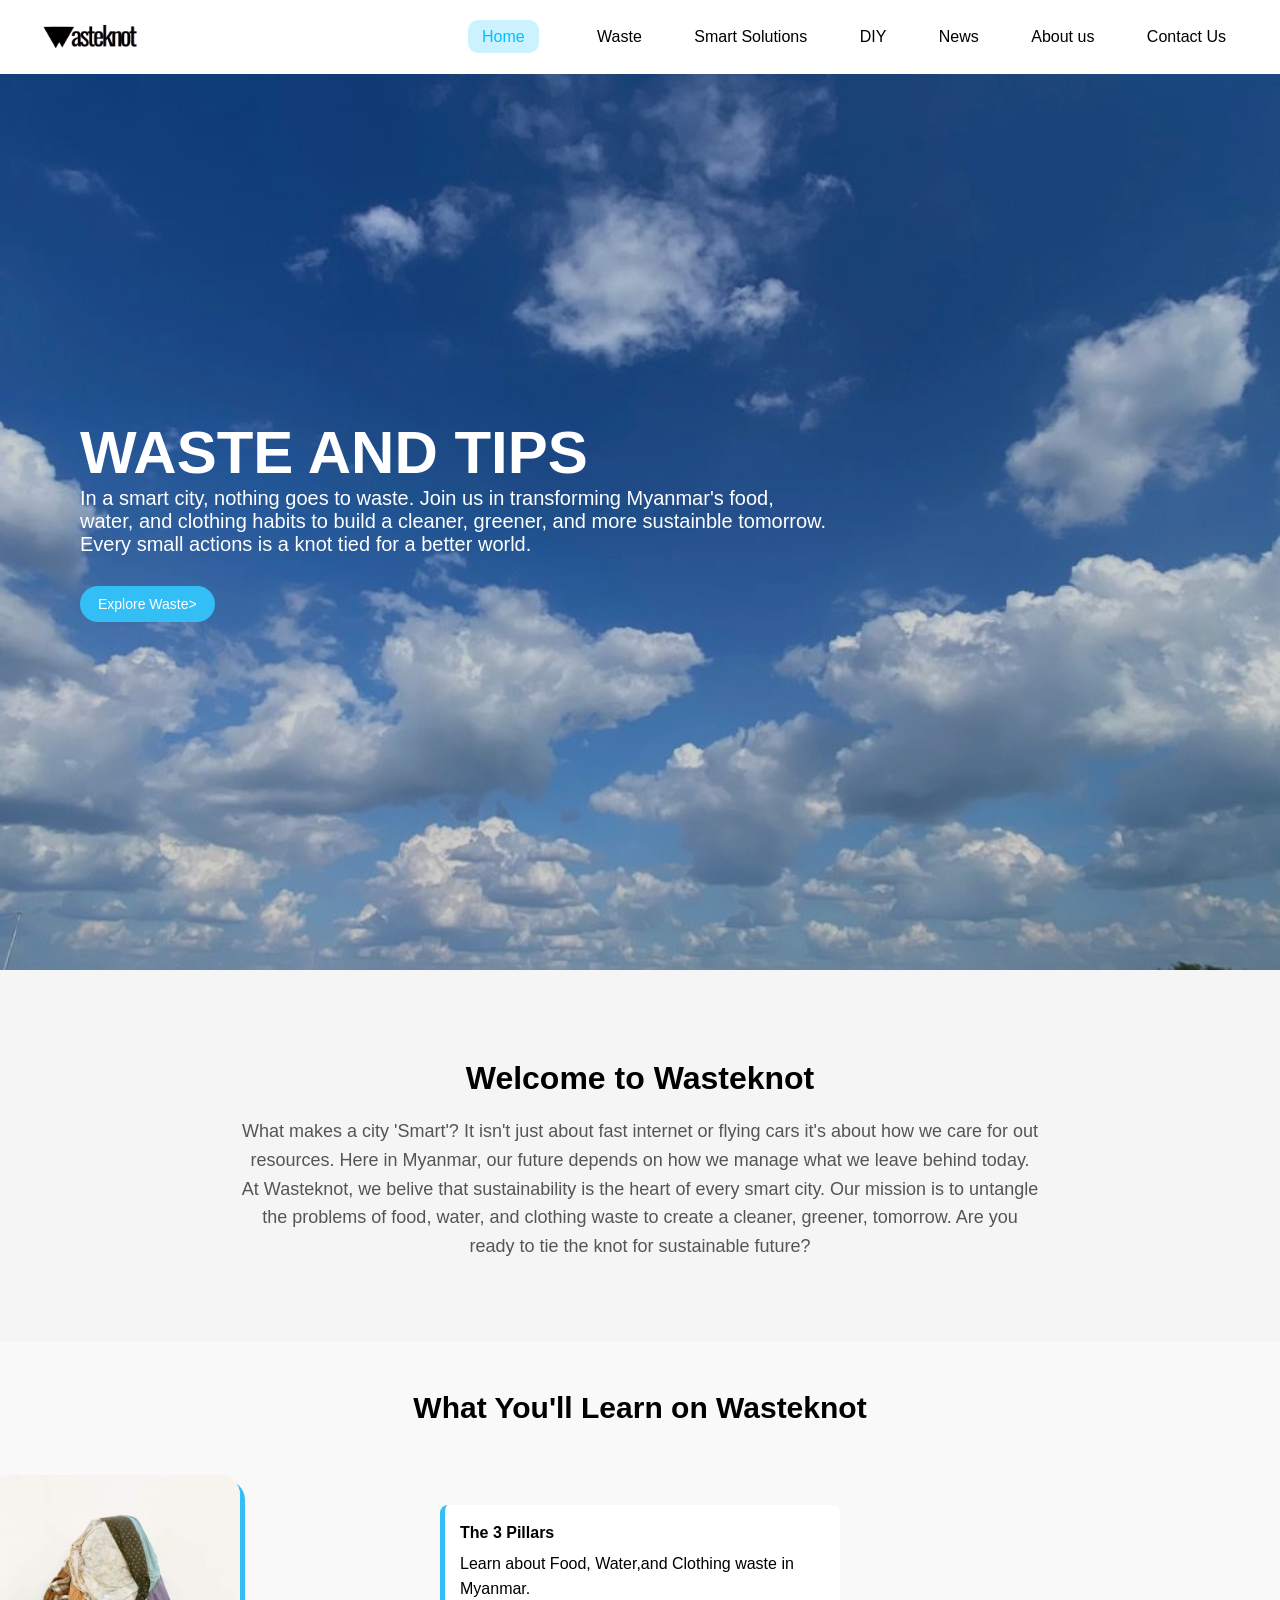
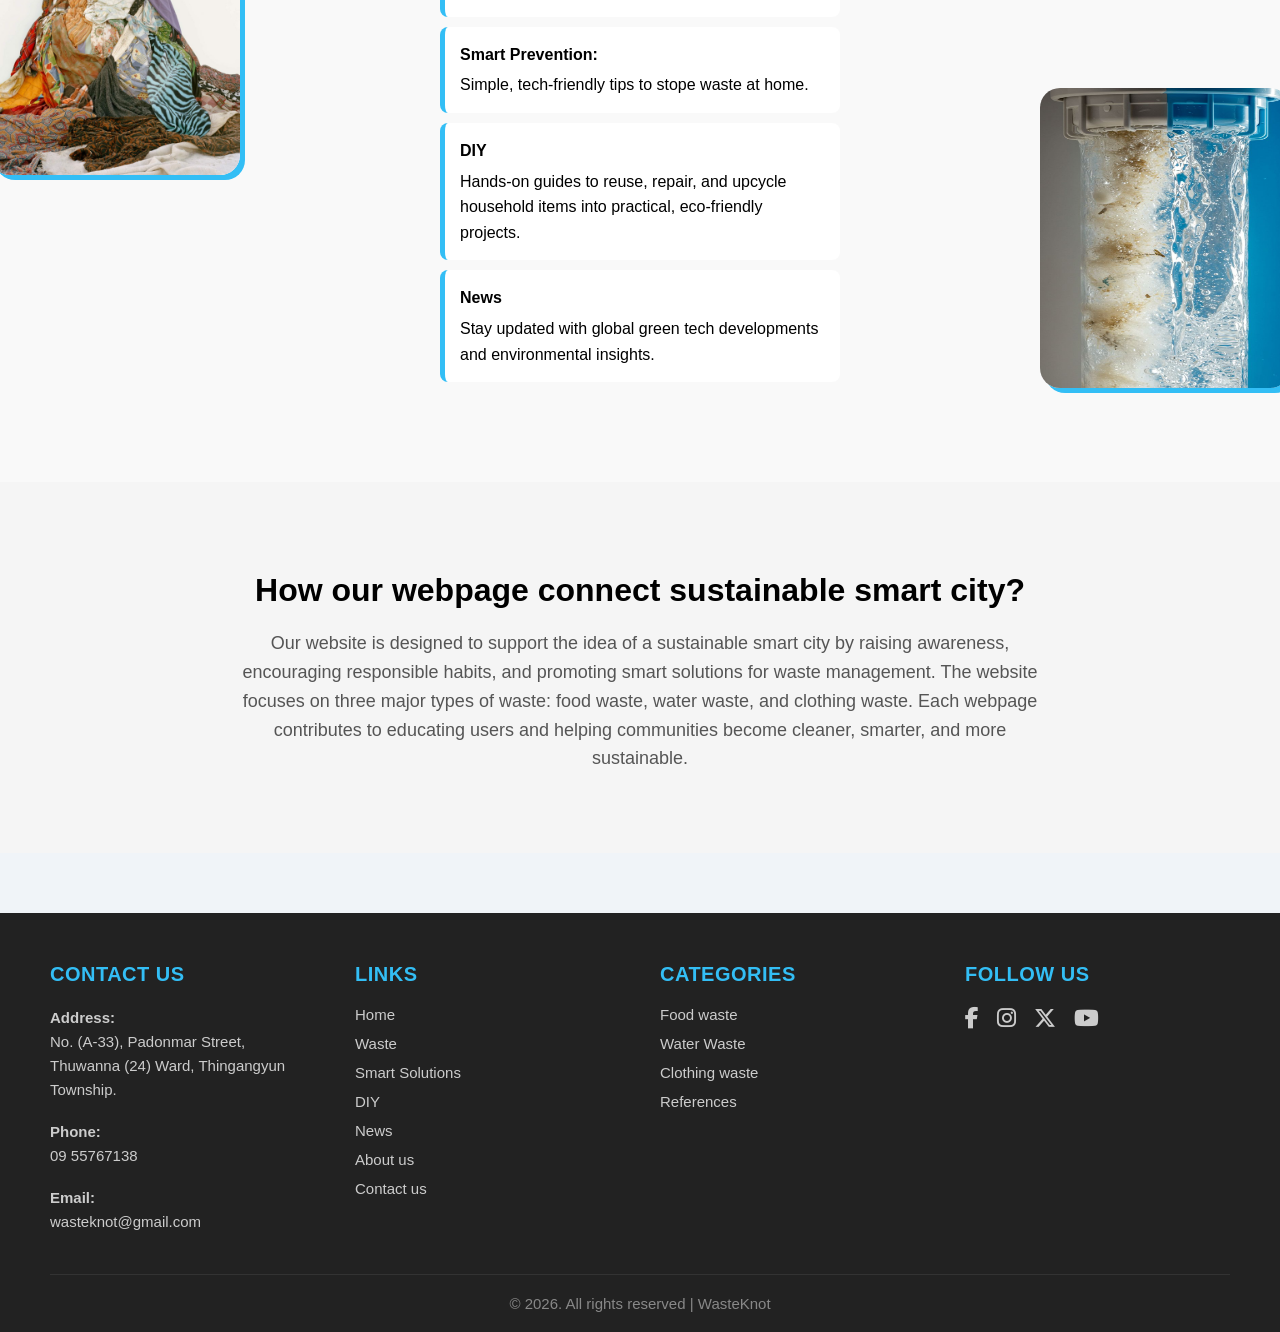
<file: index.html>
<!DOCTYPE html>
<html>
<head>
	<meta charset="utf-8">
	<meta name="viewport" content="width=device-width, initial-scale=1">
	<title>Wasteknot|Saving tips</title>
	<link rel="stylesheet" href="style.css">
    <link rel="icon" type="image/x-icon" href="favicon.ico?v=2">
	<link rel="stylesheet" href="https://cdnjs.cloudflare.com/ajax/libs/font-awesome/6.4.2/css/all.min.css">

</head>
<body>
		<header>
		<div class="logo">
  <img src="icon.png" alt="Wasteknot Logo">
</div>
<div>
			<nav>
				<a href="index.html" class="active">Home</a>
				<div class="dropdown">
    		<a href="waste.html" class="dropbtn">Waste</a>
    		<div class="dropdown-content">
      	<a href="waste.html#food">Food Waste</a>
      	<a href="waste.html#water">Water Waste</a>
      	<a href="waste.html#clothing">Clothing Waste</a>
    </div>
  </div>
				<a href="solution.html">Smart Solutions</a>
                <a href="diy.html">DIY</a>
				<a href="news.html">News</a>
				<a href="about.html">About us</a>
				<a href="contact.html">Contact Us</a>
			</nav>
		</div>
	</header>

	  <section class="hero">
    <div class="content">
      <h1>WASTE AND TIPS</h1>
      <p>In a smart city, nothing goes to waste. Join us in transforming Myanmar's food,<br> water, and clothing habits to build a cleaner, greener, and more sustainble tomorrow.<br>
        Every small actions is a knot tied for a better world.</p>
      <br>
      <a href="waste.html" class="btn">Explore Waste></a>
    </div>
  </section>
<section class="intro">
  <div class="intro-container">
    <h2>Welcome to Wasteknot</h2>
    <p>
      What makes a city 'Smart'? It isn't just about fast internet or flying cars it's about how we care for out resources. Here in Myanmar, our future depends on how we manage what we leave behind today. At Wasteknot, we belive that sustainability is the heart of every smart city. Our mission is to untangle the problems of food, water, and clothing waste to create a cleaner, greener, tomorrow. Are you ready to tie the knot for sustainable future?
    </p>
  </div>
</section>
<section class="learn">
	<h2>What You'll Learn on Wasteknot</h2>
	<div class="diagonal-layout">
		<div class="img-wrapper top-left">
			<img src="clothes.jpg" alt="clothing-waste" class="pbl-img">
		</div>
	<div class="list">
		<ul>
			<li>
				<strong>The 3 Pillars</strong>
				Learn about Food, Water,and Clothing waste in Myanmar.
			</li>
			<li>
				<strong>Smart Prevention:</strong>
				Simple, tech-friendly tips to stope waste at home.
			</li>
			<li>
      <strong>DIY</strong>
      Hands-on guides to reuse, repair, and upcycle household items into practical, eco-friendly projects.
			</li>
      			<li>
				<strong>News</strong>
				Stay updated with global green tech developments and environmental insights.
			</li>
		</ul>
	</div>
			<div class="img-wrapper bottom-right">
			<img src="water.jpg" alt="water-waste" class="pbl-img">
		</div>
	</div>
</section>
		<section class="intro">
			<div class="intro-container">
				<h2>How our webpage connect sustainable smart city?</h2>
				<p>Our website is designed to support the idea of a sustainable smart city by raising awareness, encouraging responsible habits, and promoting smart solutions for waste management. The website focuses on three major types of waste: food waste, water waste, and clothing waste. Each webpage contributes to educating users and helping communities become cleaner, smarter, and more sustainable.</p>
			</div>
		</section>
		
<footer>
  <div class="footer-container">
    
    <div class="footer-box">
      <h2>CONTACT US</h2>
      <p>
        <strong>Address:</strong><br>
        No. (A-33), Padonmar Street, Thuwanna (24) Ward, Thingangyun Township.
      </p>
      <br>
      <p>
        <strong>Phone:</strong><br>
        09 55767138
      </p>
      <br>
      <p>
        <strong>Email:</strong><br>
        wasteknot@gmail.com
      </p>
    </div>
     
    <div class="footer-box">
      <h2>LINKS</h2>
      <a href="index.html">Home</a>
      <a href="waste.html">Waste</a>
      <a href="solution.html">Smart Solutions</a>
      <a href="diy.html">DIY</a>
      <a href="news.html">News</a>
      <a href="about.html">About us</a>
      <a href="contact.html">Contact us</a>
    </div>
     
    <div class="footer-box">
      <h2>CATEGORIES</h2>
      <a href="waste.html#food">Food waste</a>
      <a href="waste.html#water">Water Waste</a>
      <a href="waste.html#clothing">Clothing waste</a>
      <a href="reference.html">References</a>
    </div>
     
    <div class="footer-box">
      <h2>FOLLOW US</h2>
      <div class="social-icons">
        <a href="#" aria-label="Facebook"><i class="fab fa-facebook-f"></i></a>
        <a href="#" aria-label="Instagram"><i class="fab fa-instagram"></i></a>
        <a href="#" aria-label="Twitter"><i class="fab fa-x-twitter"></i></a>
        <a href="#" aria-label="Youtube"><i class="fab fa-youtube"></i></a>
      </div>
    </div>
     
  </div>
   
  <div class="footer-bottom">
    &copy; 2026. All rights reserved | WasteKnot
  </div>
</footer>
 
</body>
</html>
</file>
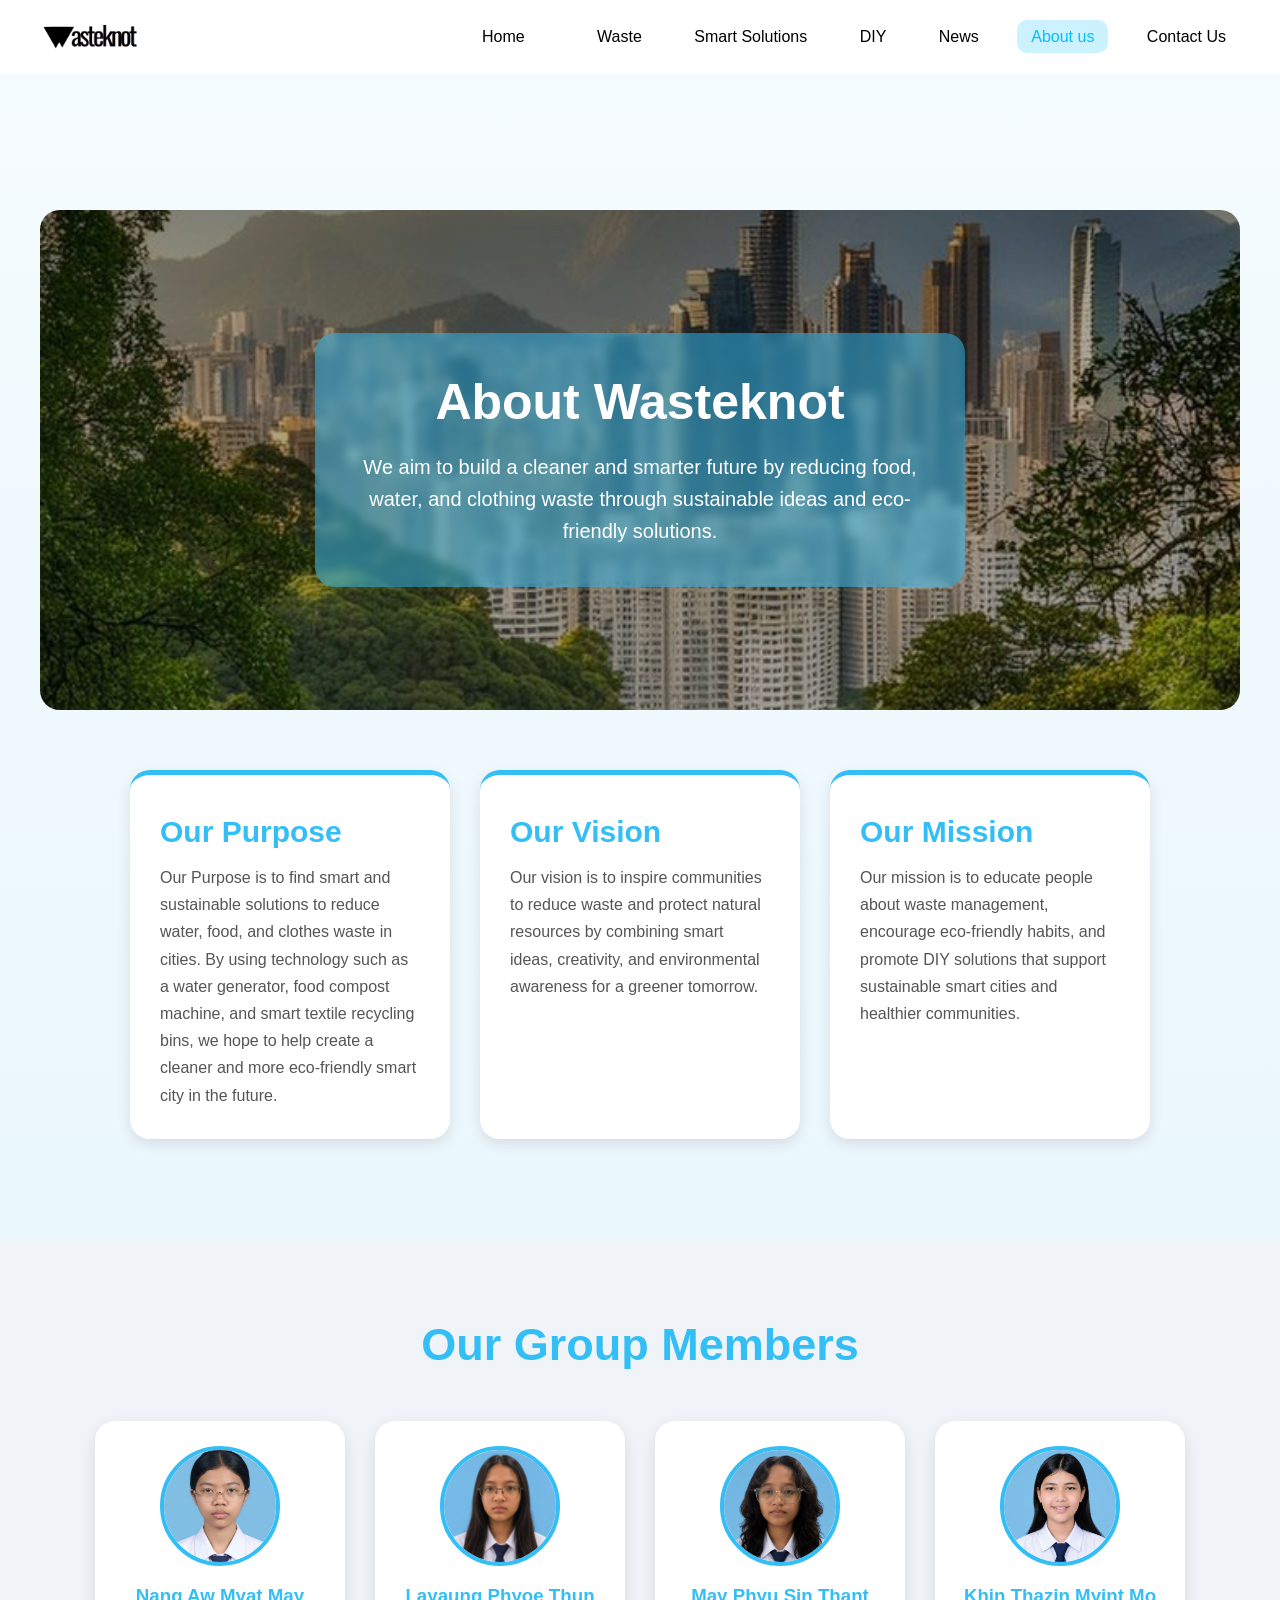
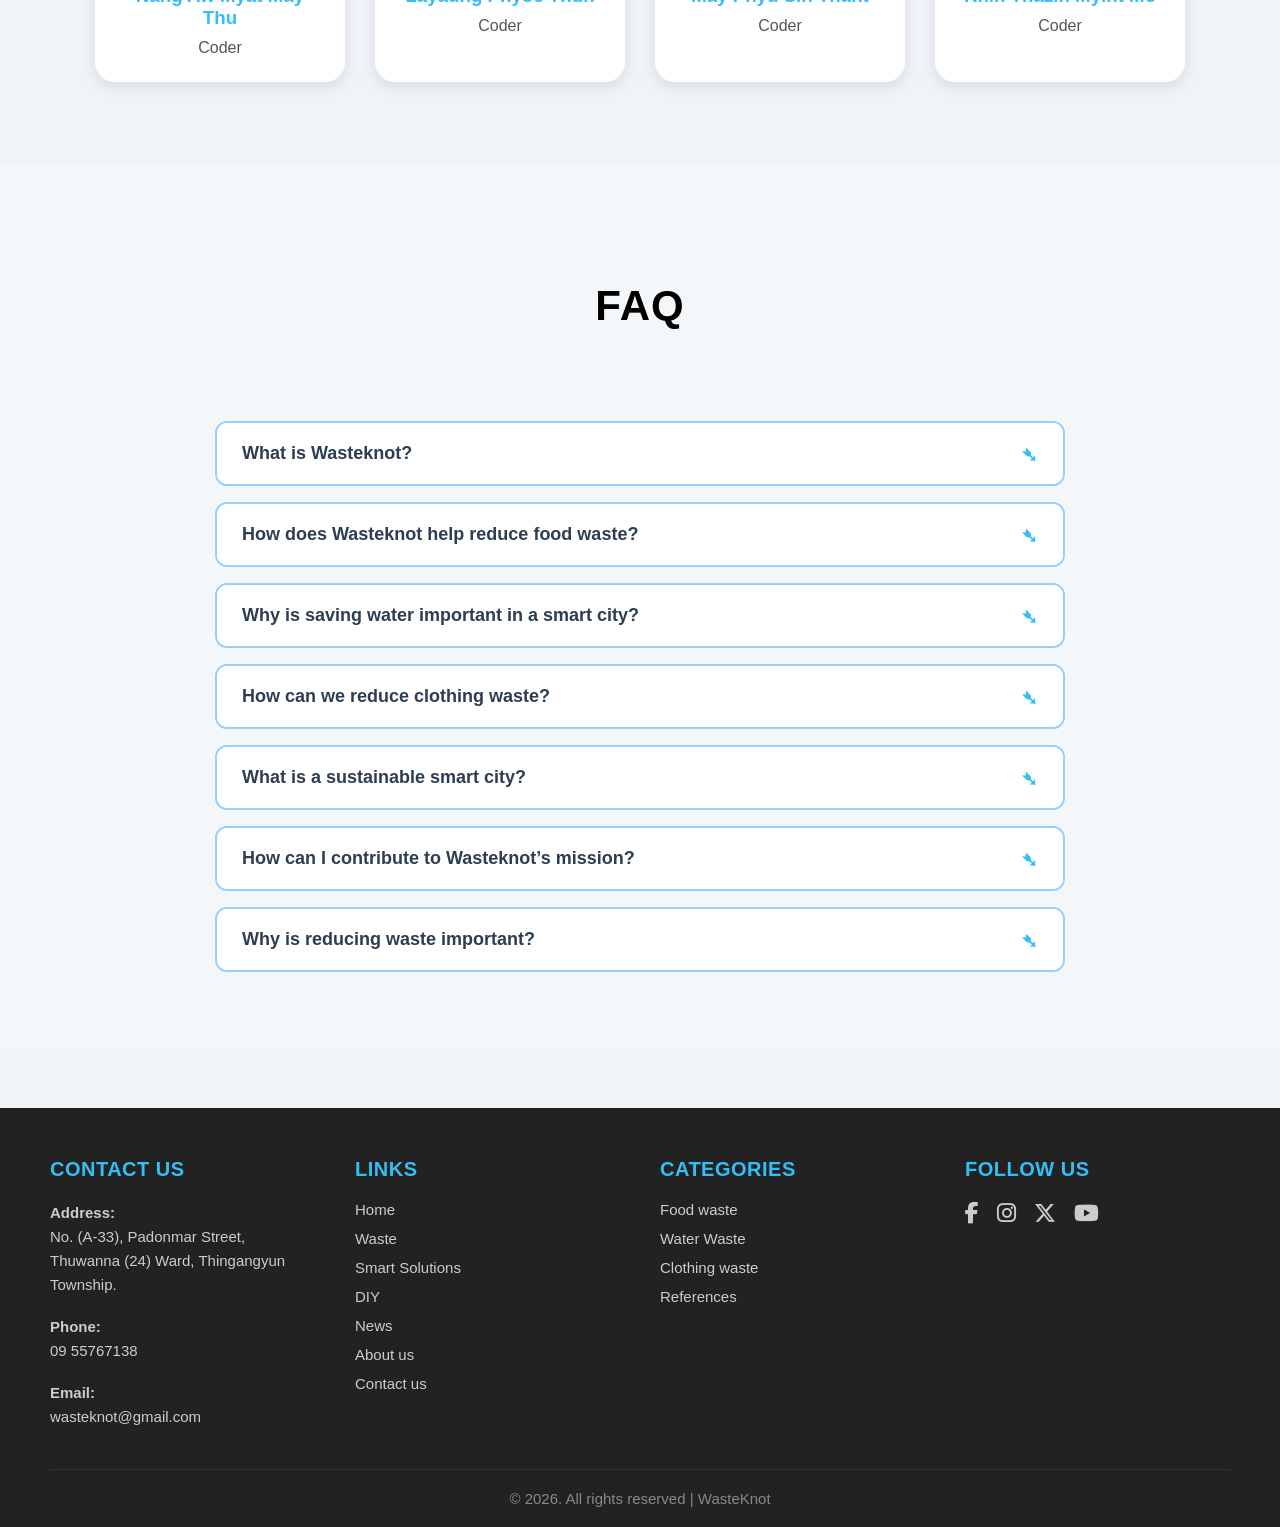
<file: about.html>
<!DOCTYPE html>
<html>
<head>
  <meta charset="utf-8">
  <meta name="viewport" content="width=device-width, initial-scale=1">
  <title>About us</title>
  <link rel="stylesheet" href="style.css">
  <link rel="icon" type="image/x-icon" href="favicon.ico?v=2">
  <link rel="stylesheet" href="https://cdnjs.cloudflare.com/ajax/libs/font-awesome/6.5.0/css/all.min.css">
</head>
<body>

	<header>
		<div class="logo">
  <img src="icon.png" alt="Wasteknot Logo">
</div>
<div>
			<nav>
				<a href="index.html">Home</a>
				<div class="dropdown">
    		<a href="waste.html" class="dropbtn">Waste</a>
    		<div class="dropdown-content">
      	<a href="waste.html#food">Food Waste</a>
      	<a href="waste.html#water">Water Waste</a>
      	<a href="waste.html#clothing">Clothing Waste</a>
    </div>
  </div>
				<a href="solution.html">Smart Solutions</a>
        <a href="diy.html">DIY</a>
				<a href="news.html">News</a>
				<a href="about.html" class="active">About us</a>
				<a href="contact.html">Contact Us</a>
			</nav>
		</div>
	</header>


<section class="about-us">

  <div class="about-hero">

    <div class="overlay-box">
      <h1>About Wasteknot</h1>

      <p>
        We aim to build a cleaner and smarter future by reducing food,
        water, and clothing waste through sustainable ideas and eco-friendly solutions.
      </p>
    </div>

  </div>

  <div class="about-container">

    <div class="about-card">
      <h2>Our Purpose</h2>

      <p>
      Our Purpose is to find smart and sustainable solutions to reduce water, food,
      and clothes waste in cities. By using technology such as a water
      generator, food compost machine, and smart textile recycling bins,
      we hope to help create a cleaner and more eco-friendly smart city in the future.
      </p>
    </div>

    <div class="about-card">
      <h2>Our Vision</h2>

      <p>
        Our vision is to inspire communities to reduce waste and protect
        natural resources by combining smart ideas, creativity,
        and environmental awareness for a greener tomorrow.
      </p>
    </div>

    <div class="about-card">
      <h2>Our Mission</h2>

      <p>
        Our mission is to educate people about waste management,
        encourage eco-friendly habits, and promote DIY solutions
        that support sustainable smart cities and healthier communities.
      </p>
    </div>

  </div>

</section>

<section class="team-section">

  <h1 class="team-title">Our Group Members</h1>

  <div class="team-container">

    <div class="team-card">
      <img src="student1.jpg" alt="Student 1">
      <h3>Nang Aw Myat May Thu</h3>
      <p>Coder</p>
    </div>

    <div class="team-card">
      <img src="student2.jpg" alt="Student 2">
      <h3>Layaung Phyoe Thun</h3>
      <p>Coder</p>
    </div>

    <div class="team-card">
      <img src="student3.jpg" alt="Student 3">
      <h3>May Phyu Sin Thant</h3>
      <p>Coder</p>
    </div>

    <div class="team-card">
      <img src="student4.png" alt="Student 4">
      <h3>Khin Thazin Myint Mo</h3>
      <p>Coder</p>
    </div>

  </div>

</section>

<section class="faq-section">
    <div class="page-header">
        <h1>FAQ</h1>
    </div>

    <div class="faq-container">
        <details class="faq-item">
            <summary class="faq-question">
                What is Wasteknot?
                <span class="faq-arrow">➴</span>
            </summary>
            <div class="faq-answer">
                <p>Wasteknot is a website dedicated to promoting a sustainable smart city by reducing everyday waste. It focuses on educating people about smarter ways to manage food, water, and clothing waste through simple and practical solutions.</p>
            </div>
        </details>

        <details class="faq-item">
            <summary class="faq-question">
                How does Wasteknot help reduce food waste?
                <span class="faq-arrow">➴</span>
            </summary>
            <div class="faq-answer">
                <p>Wasteknot shares tips and ideas such as:</p>
                <ul class="faq-list">
                    <li>Planning meals to avoid overbuying</li>
                    <li>Proper food storage to keep items fresh longer</li>
                    <li>Turning leftovers into new meals</li>
                    <li>Donating extra food instead of throwing it away</li>
                </ul>
                <p>These actions help save money and reduce environmental impact.</p>
            </div>
        </details>

        <details class="faq-item">
            <summary class="faq-question">
                Why is saving water important in a smart city?
                <span class="faq-arrow">➴</span>
            </summary>
            <div class="faq-answer">
                <p>Water is a limited resource. Wasteknot teaches ways to:</p>
                <ul class="faq-list">
                    <li>Fix leaks quickly</li>
                    <li>Use water-efficient appliances</li>
                    <li>Collect rainwater for reuse</li>
                    <li>Avoid unnecessary water usage</li>
                </ul>
                <p>Saving water helps ensure enough supply for future generations.</p>
            </div>
        </details>

        <details class="faq-item">
            <summary class="faq-question">
                How can we reduce clothing waste?
                <span class="faq-arrow">➴</span>
            </summary>
            <div class="faq-answer">
                <p>Wasteknot encourages:</p>
                <ul class="faq-list">
                    <li>Donating clothes instead of throwing them away</li>
                    <li>Reusing and upcycling old clothing</li>
                    <li>Repairing damaged items</li>
                    <li>Buying second-hand fashion</li>
                </ul>
                <p>This reduces landfill waste and supports a circular economy.</p>
            </div>
        </details>

        <details class="faq-item">
            <summary class="faq-question">
                What is a sustainable smart city?
                <span class="faq-arrow">➴</span>
            </summary>
            <div class="faq-answer">
                <p>A sustainable smart city uses technology and responsible habits to improve quality of life while protecting the environment. Wasteknot supports this idea by encouraging:</p>
                <ul class="faq-list">
                    <li>Efficient resource use</li>
                    <li>Waste reduction</li>
                    <li>Eco-friendly lifestyles</li>
                </ul>
            </div>
        </details>

        <details class="faq-item">
            <summary class="faq-question">
                How can I contribute to Wasteknot’s mission?
                <span class="faq-arrow">➴</span>
            </summary>
            <div class="faq-answer">
                <p>You can help by:</p>
                <ul class="faq-list">
                    <li>Practicing waste reduction in daily life</li>
                    <li>Sharing what you learn with others</li>
                    <li>Supporting eco-friendly choices</li>
                    <li>Participating in community activities</li>
                </ul>
            </div>
        </details>

        <details class="faq-item">
            <summary class="faq-question">
                Why is reducing waste important?
                <span class="faq-arrow">➴</span>
            </summary>
            <div class="faq-answer">
                <p>Reducing waste:</p>
                <ul class="faq-list">
                    <li>Protects the environment</li>
                    <li>Saves natural resources</li>
                    <li>Reduces pollution</li>
                    <li>Builds a cleaner and healthier city</li>
                </ul>
            </div>
        </details>
    </div>
</section>

<footer>
  <div class="footer-container">
    
    <div class="footer-box">
      <h2>CONTACT US</h2>
      <p>
        <strong>Address:</strong><br>
        No. (A-33), Padonmar Street, Thuwanna (24) Ward, Thingangyun Township.
      </p>
      <br>
      <p>
        <strong>Phone:</strong><br>
        09 55767138
      </p>
      <br>
      <p>
        <strong>Email:</strong><br>
        wasteknot@gmail.com
      </p>
    </div>
     
    <div class="footer-box">
      <h2>LINKS</h2>
      <a href="index.html">Home</a>
      <a href="waste.html">Waste</a>
      <a href="solution.html">Smart Solutions</a>
      <a href="diy.html">DIY</a>
      <a href="news.html">News</a>
      <a href="about.html">About us</a>
      <a href="contact.html">Contact us</a>
    </div>
     
    <div class="footer-box">
      <h2>CATEGORIES</h2>
      <a href="waste.html#food">Food waste</a>
      <a href="waste.html#water">Water Waste</a>
      <a href="waste.html#clothing">Clothing waste</a>
      <a href="reference.html">References</a>
    </div>
     
    <div class="footer-box">
      <h2>FOLLOW US</h2>
      <div class="social-icons">
        <a href="#" aria-label="Facebook"><i class="fab fa-facebook-f"></i></a>
        <a href="#" aria-label="Instagram"><i class="fab fa-instagram"></i></a>
        <a href="#" aria-label="Twitter"><i class="fab fa-x-twitter"></i></a>
        <a href="#" aria-label="Youtube"><i class="fab fa-youtube"></i></a>
      </div>
    </div>
     
  </div>
   
  <div class="footer-bottom">
    &copy; 2026. All rights reserved | WasteKnot
  </div>
</footer>
</body>
</html>
</file>
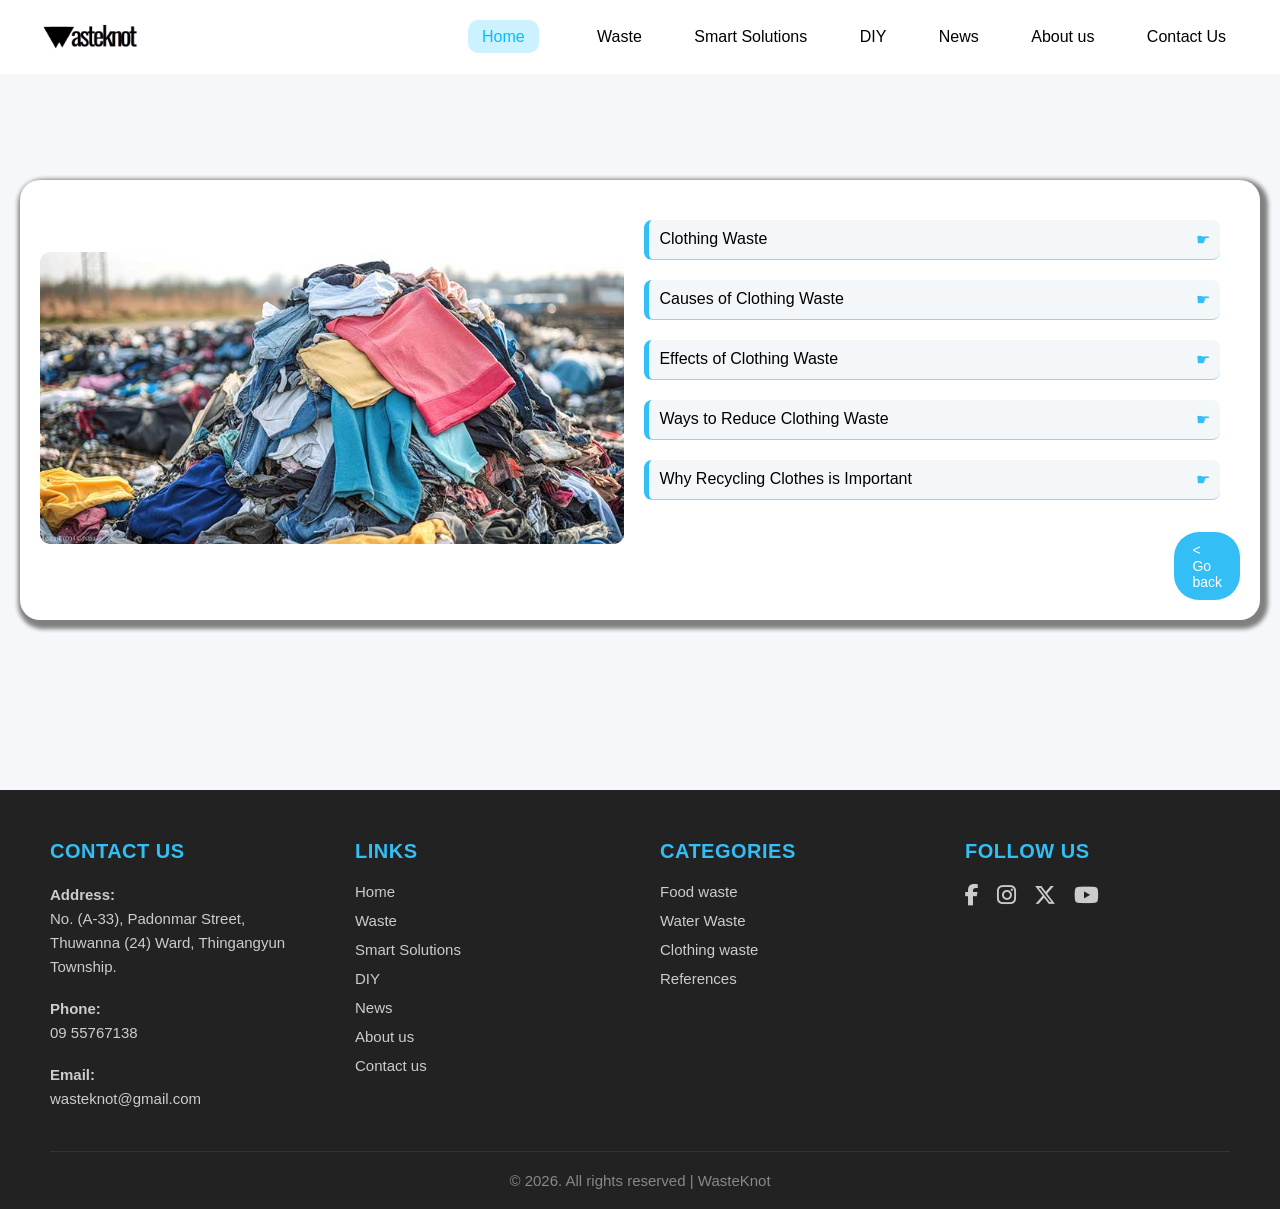
<file: clothingwaste.html>
<!DOCTYPE html>
<html>
<head>
<meta charset="utf-8">
<meta name="viewport" content="width=device-width, initial-scale=1">
<title>Clothing Waste</title>
<link rel="stylesheet" href="style.css">
<link rel="icon" type="image/x-icon" href="favicon.ico?v=2">
<link rel="stylesheet" href="https://cdnjs.cloudflare.com/ajax/libs/font-awesome/6.5.0/css/all.min.css">
<style>
		body{
			background: #f5f7fa;
		}
</style>
</head>
<body>
 
	<header>
		<div class="logo">
  <img src="icon.png" alt="Wasteknot Logo">
</div>
<div>
			<nav>
				<a href="index.html" class="active">Home</a>
				<div class="dropdown">
    		<a href="waste.html" class="dropbtn">Waste</a>
    		<div class="dropdown-content">
      	<a href="waste.html#food">Food Waste</a>
      	<a href="waste.html#water">Water Waste</a>
      	<a href="waste.html#clothing">Clothing Waste</a>
    </div>
  </div>
				<a href="solution.html">Smart Solutions</a>
        <a href="diy.html">DIY</a>
				<a href="news.html">News</a>
				<a href="about.html">About us</a>
				<a href="contact.html">Contact Us</a>
			</nav>
		</div>
	</header>

 
<br><br><br><br><br>
 
<div class="lm-container">
 
    <div class="lm-image">
<img src="clothingwaste 1.png" alt="Clothing Waste">
</div>
 
    <div class="lm-question">
 
        <details>
<summary>Clothing Waste</summary>
<p>Clothing waste is when clothes are thrown away instead of being reused, repaired, or recycled. Many clothes end up in landfills, which harms the environment and wastes materials used to make them.</p>
</details>
 
        <details>
<summary>Causes of Clothing Waste</summary>
<p>Clothing waste is caused by fast fashion, buying too many clothes, and throwing away clothes when they are slightly damaged or no longer trendy.</p>
</details>
 
        <details>
<summary>Effects of Clothing Waste</summary>
<p>Clothing waste increases pollution and fills up landfills. It also wastes water, energy, and materials used to produce clothing.</p>
</details>
 
        <details>
<summary>Ways to Reduce Clothing Waste</summary>
<p>People can reduce clothing waste by donating clothes, repairing them, reusing old clothes, and buying fewer but higher quality items.</p>
</details>
 
        <details>
<summary>Why Recycling Clothes is Important</summary>
<p>Recycling clothes helps reduce pollution, saves natural resources, and reduces the amount of waste going into landfills.</p>
</details>
 
        <a href="waste.html" class="btn">< Go back </a>
 
    </div>
 
</div>
<br>
<br>
<br>
<br>
<br>
<footer>
  <div class="footer-container">
    
    <div class="footer-box">
      <h2>CONTACT US</h2>
      <p>
        <strong>Address:</strong><br>
        No. (A-33), Padonmar Street, Thuwanna (24) Ward, Thingangyun Township.
      </p>
      <br>
      <p>
        <strong>Phone:</strong><br>
        09 55767138
      </p>
      <br>
      <p>
        <strong>Email:</strong><br>
        wasteknot@gmail.com
      </p>
    </div>
     
    <div class="footer-box">
      <h2>LINKS</h2>
      <a href="index.html">Home</a>
      <a href="waste.html">Waste</a>
      <a href="solution.html">Smart Solutions</a>
      <a href="diy.html">DIY</a>
      <a href="news.html">News</a>
      <a href="about.html">About us</a>
      <a href="contact.html">Contact us</a>
    </div>
     
    <div class="footer-box">
      <h2>CATEGORIES</h2>
      <a href="waste.html#food">Food waste</a>
      <a href="waste.html#water">Water Waste</a>
      <a href="waste.html#clothing">Clothing waste</a>
      <a href="reference.html">References</a>
    </div>
     
    <div class="footer-box">
      <h2>FOLLOW US</h2>
      <div class="social-icons">
        <a href="#" aria-label="Facebook"><i class="fab fa-facebook-f"></i></a>
        <a href="#" aria-label="Instagram"><i class="fab fa-instagram"></i></a>
        <a href="#" aria-label="Twitter"><i class="fab fa-x-twitter"></i></a>
        <a href="#" aria-label="Youtube"><i class="fab fa-youtube"></i></a>
      </div>
    </div>
     
  </div>
   
  <div class="footer-bottom">
    &copy; 2026. All rights reserved | WasteKnot
  </div>
</footer>
</body>
</html>
</file>
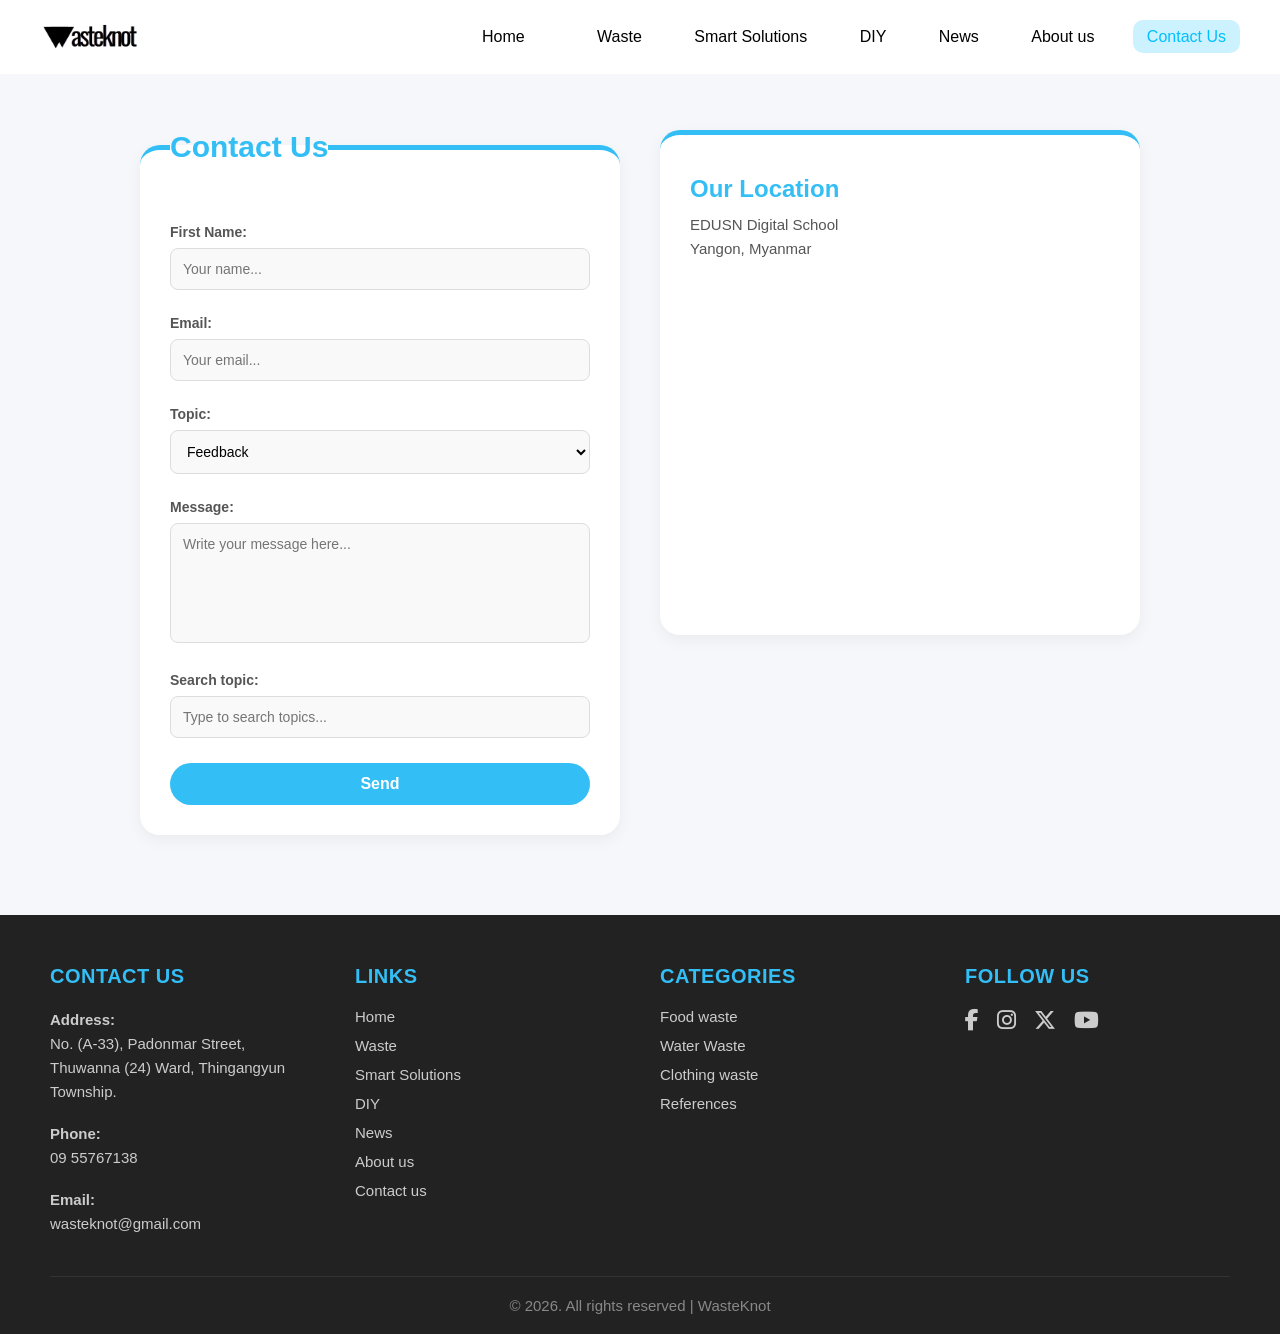
<file: contact.html>
<!DOCTYPE html>
<html lang="en">
<head>
    <meta charset="UTF-8">
    <meta name="viewport" content="width=device-width, initial-scale=1.0">
    <title>Wasteknot | Contact Us</title>
    <link rel="stylesheet" href="style.css">
    <link rel="icon" type="image/x-icon" href="favicon.ico?v=2">
    <link rel="stylesheet" href="https://cdnjs.cloudflare.com/ajax/libs/font-awesome/6.4.2/css/all.min.css">
    
    <style> 
        body {
            padding-top: 110px;
            background-color: #f5f7fa;
            display: flex;
            flex-direction: column;
            min-height: 100vh;
        }
        button {
            width: 100%;
            padding: 12px;
            border: none;
            border-radius: 25px;
            background: #33bef5;
            color: white;
            font-size: 16px;
            font-weight: bold;
            cursor: pointer;
            transition: transform 0.2s ease, background-color 0.2s ease;
            margin-top: 10px;
        }
        
        button:hover {
            background: #22a3d4;
            transform: translateY(-2px);
        }
    </style>
</head>
 
<body>

	<header>
		<div class="logo">
  <img src="icon.png" alt="Wasteknot Logo">
</div>
<div>
			<nav>
				<a href="index.html">Home</a>
				<div class="dropdown">
    		<a href="waste.html" class="dropbtn">Waste</a>
    		<div class="dropdown-content">
      	<a href="waste.html#food">Food Waste</a>
      	<a href="waste.html#water">Water Waste</a>
      	<a href="waste.html#clothing">Clothing Waste</a>
    </div>
  </div>
				<a href="solution.html">Smart Solutions</a>
                <a href="diy.html">DIY</a>
				<a href="news.html">News</a>
				<a href="about.html">About us</a>
				<a href="contact.html" class="active">Contact Us</a>
			</nav>
		</div>
	</header>

     
    <main class="contact-page-container">
        
        <form>
            <fieldset>
                <legend>Contact Us</legend>
                
                <label>First Name:</label>
                <input type="text" required placeholder="Your name...">
                
                <label>Email:</label>
                <input type="email" required placeholder="Your email...">
                
                <label>Topic:</label>
                <select>
                    <optgroup label="General">
                        <option>Feedback</option>
                        <option>Questions</option>
                    </optgroup>
                    <optgroup label="Support">
                        <option>Report Issue</option>
                        <option>Help</option>
                    </optgroup>
                </select>
                
                <label>Message:</label>
                <textarea required placeholder="Write your message here..."></textarea>
                
                <label>Search topic:</label>
                <input list="topics" placeholder="Type to search topics...">
                <datalist id="topics">
                    <option value="Recycling">
                    <option value="Waste tips">
                    <option value="DIY ideas">
                </datalist>
                
                <button type="submit">Send</button>
            </fieldset>
        </form>

        <div class="map-box">
            <h2>Our Location</h2>
            <p>
                EDUSN Digital School <br>
                Yangon, Myanmar
            </p>
            <iframe src="https://www.google.com/maps/embed?pb=!1m18!1m12!1m3!1d3510.5536494303324!2d96.12883487476216!3d16.833999383961835!2m3!1f0!2f0!3f0!3m2!1i1024!2i768!4f13.1!3m3!1m2!1s0x30c1951ea335aaeb%3A0xe9b73fc2ad483ba4!2sEDUSN%20Digital%20School%2C%20Yangon%20Campus!5e1!3m2!1sen!2sid!4v1778209566008!5m2!1sen!2sid%22" allowfullscreen="" loading="lazy" referrerpolicy="no-referrer-when-downgrade"></iframe>
        </div>

    </main>

    <footer>
      <div class="footer-container">
        
        <div class="footer-box">
          <h2>CONTACT US</h2>
          <p>
            <strong>Address:</strong><br>
            No. (A-33), Padonmar Street, Thuwanna (24) Ward, Thingangyun Township.
          </p>
          <br>
          <p>
            <strong>Phone:</strong><br>
            09 55767138
          </p>
          <br>
          <p>
            <strong>Email:</strong><br>
            wasteknot@gmail.com
          </p>
        </div>
         
        <div class="footer-box">
          <h2>LINKS</h2>
          <a href="index.html">Home</a>
          <a href="waste.html">Waste</a>
          <a href="solution.html">Smart Solutions</a>
          <a href="diy.html">DIY</a>
          <a href="news.html">News</a>
          <a href="about.html">About us</a>
          <a href="contact.html">Contact us</a>
        </div>
         
        <div class="footer-box">
          <h2>CATEGORIES</h2>
          <a href="waste.html#food">Food waste</a>
          <a href="waste.html#water">Water Waste</a>
          <a href="waste.html#clothing">Clothing waste</a>
          <a href="reference.html">References</a>
        </div>
         
        <div class="footer-box">
          <h2>FOLLOW US</h2>
          <div class="social-icons">
            <a href="#" aria-label="Facebook"><i class="fab fa-facebook-f"></i></a>
            <a href="#" aria-label="Instagram"><i class="fab fa-instagram"></i></a>
            <a href="#" aria-label="Twitter"><i class="fab fa-x-twitter"></i></a>
            <a href="#" aria-label="Youtube"><i class="fab fa-youtube"></i></a>
          </div>
        </div>
         
      </div>
       
      <div class="footer-bottom">
        © 2026. All rights reserved | WasteKnot
      </div>
    </footer>
 
</body>
</html>
</file>
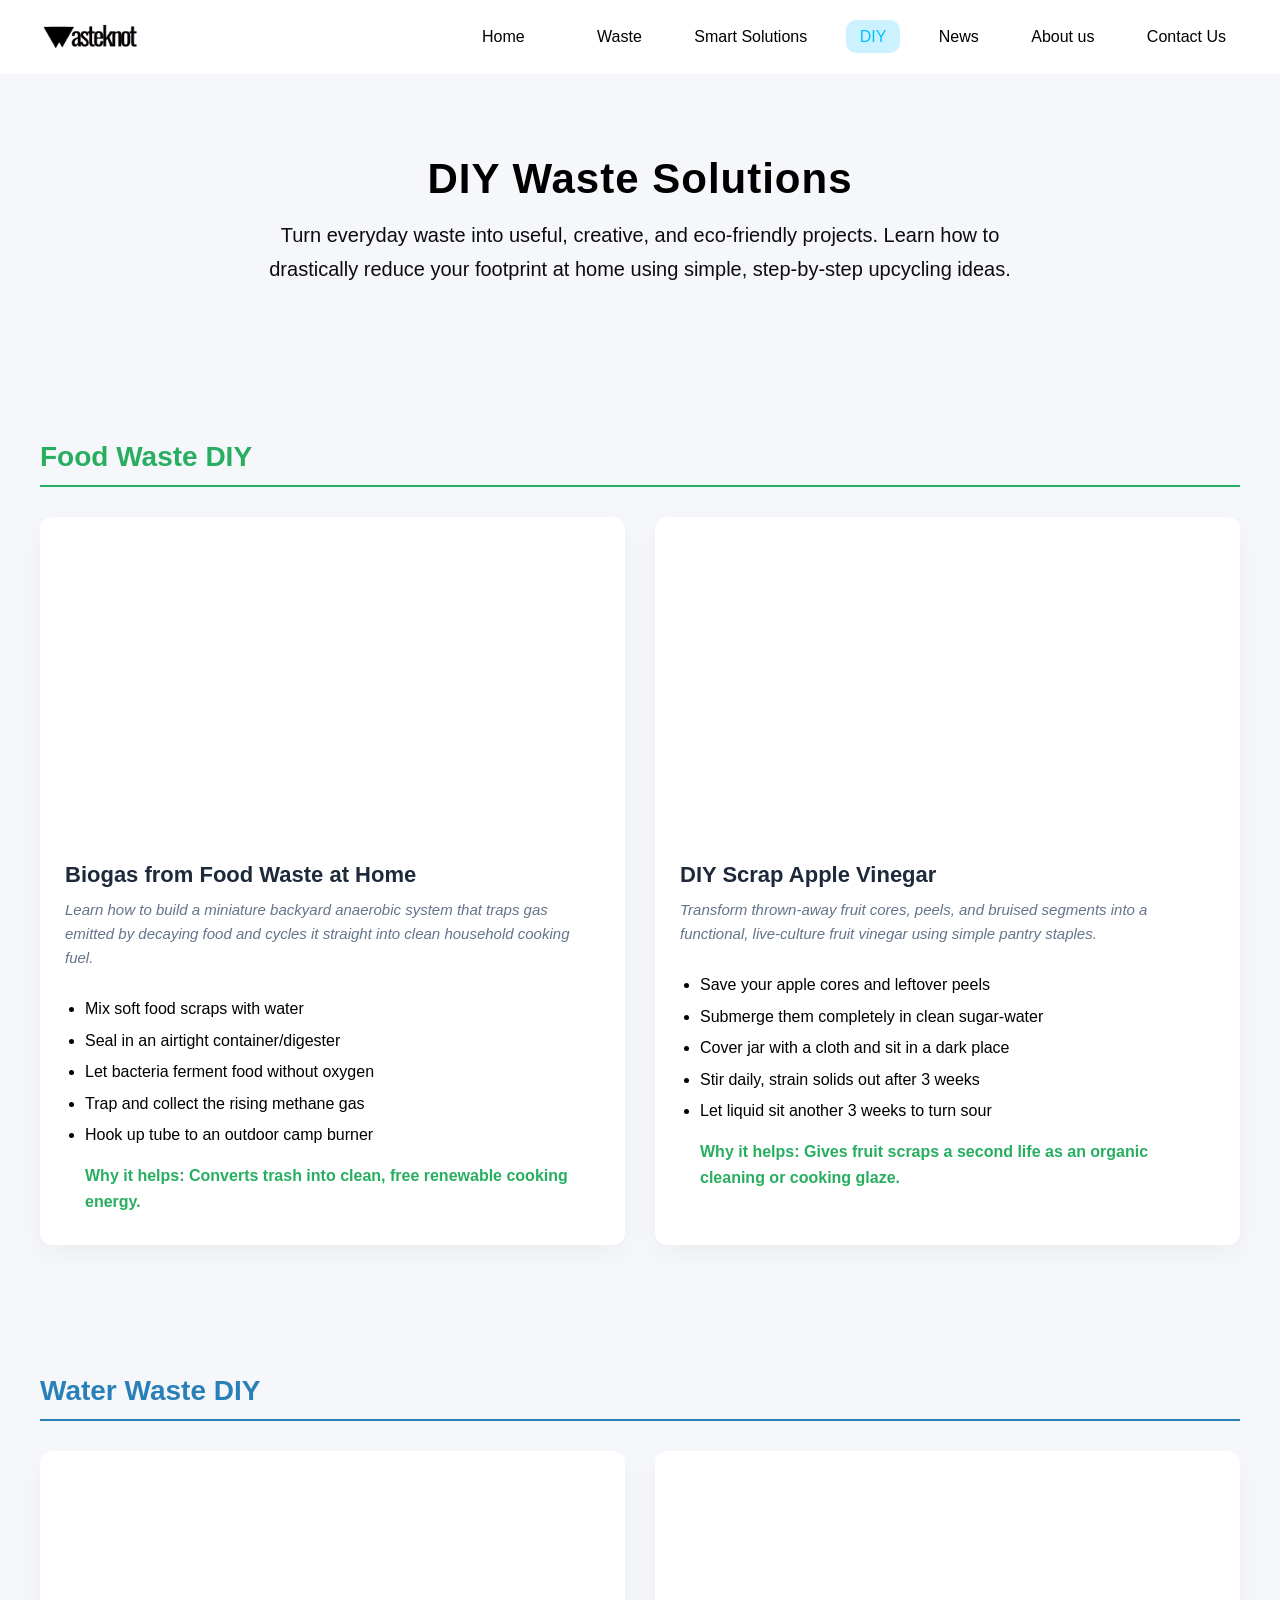
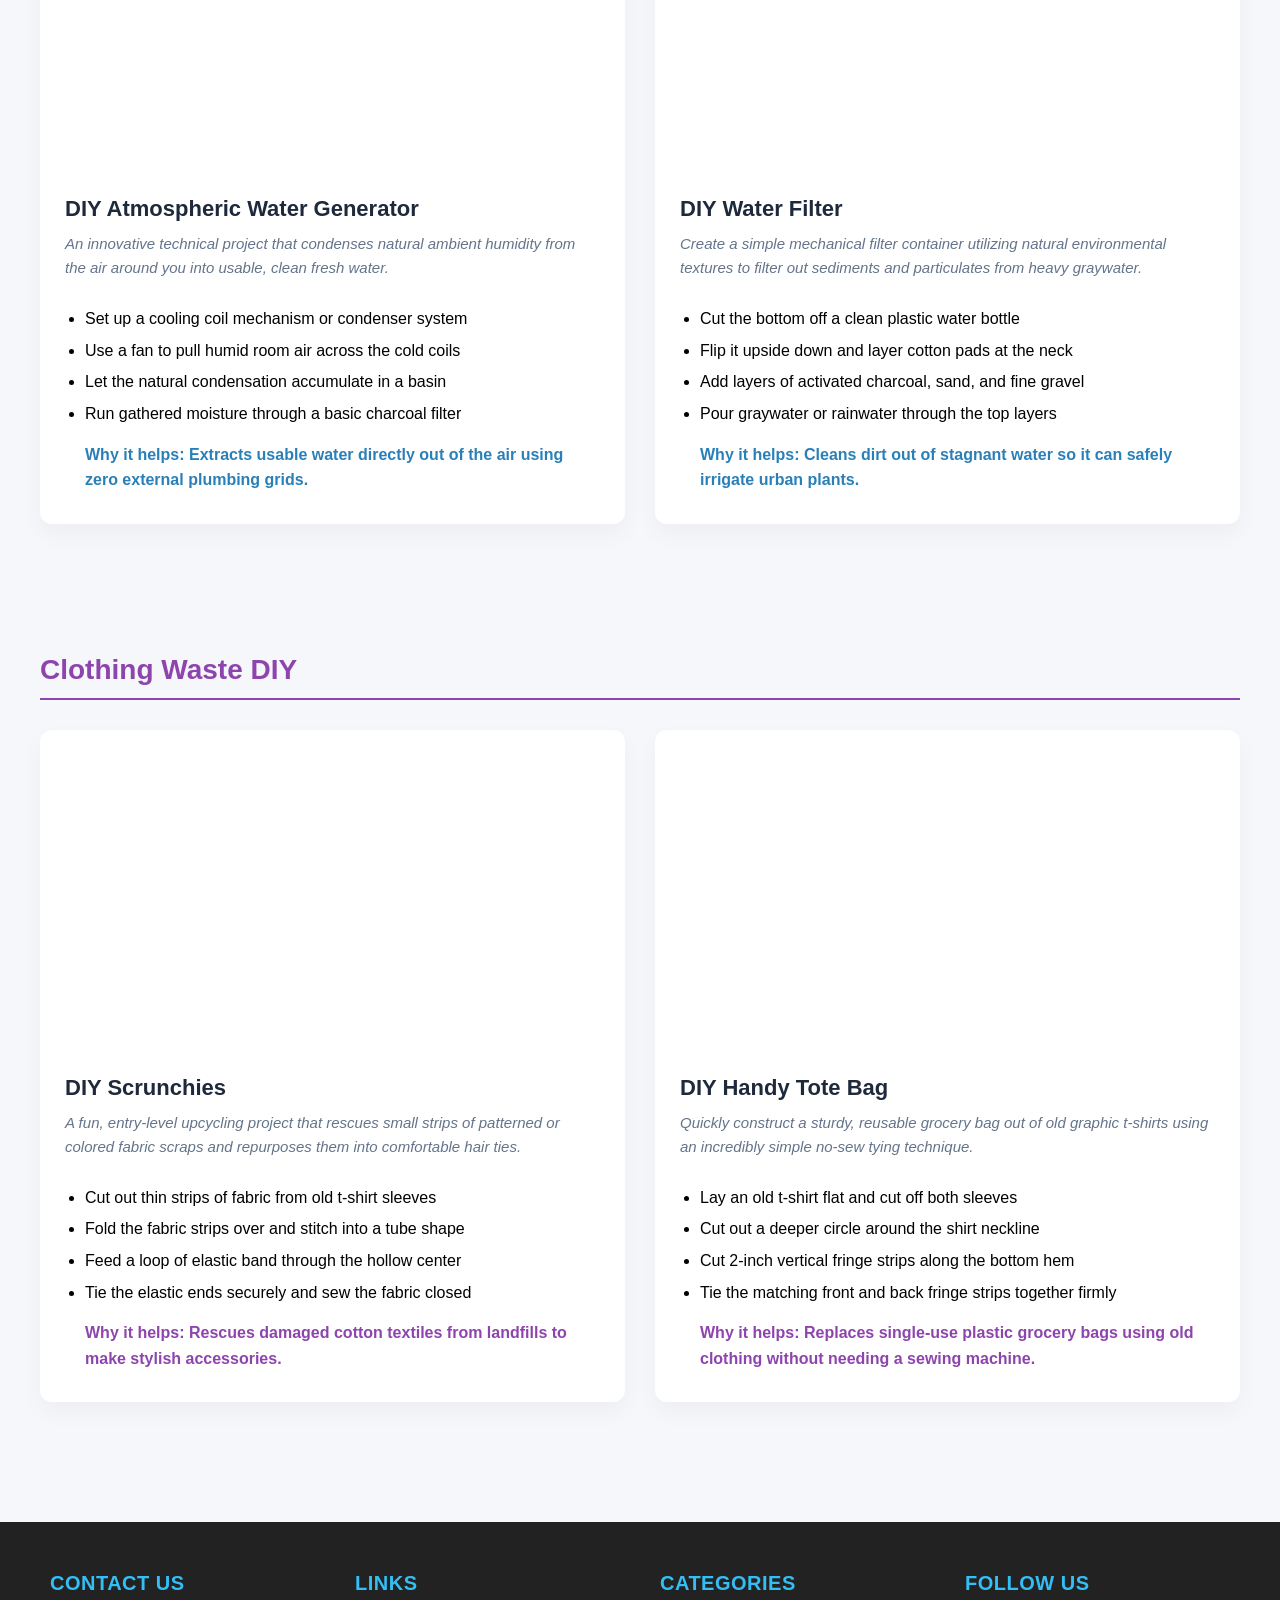
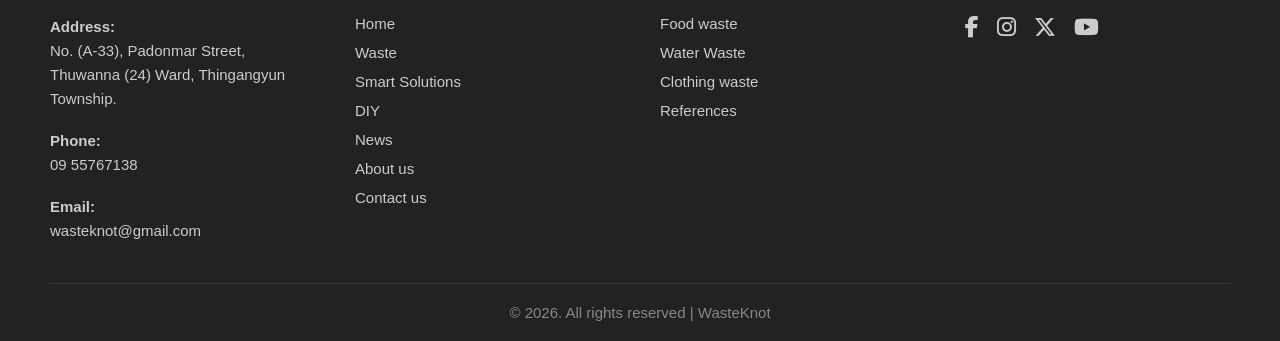
<file: diy.html>
<!DOCTYPE html>
<html lang="en">
<head>
<meta charset="UTF-8">
<meta name="viewport" content="width=device-width, initial-scale=1.0">
<title>DIY Projects | Wasteknot</title>
  <link rel="stylesheet" href="style.css">
  <link rel="icon" type="image/x-icon" href="favicon.ico?v=2">
  <link rel="stylesheet" href="https://cdnjs.cloudflare.com/ajax/libs/font-awesome/6.4.2/css/all.min.css">
<style>
body {
    background: #f5f7fa;
    margin: 0;
}

.hero-section {
    margin-top: 100px;
    text-align: center;
    padding: 20px;
}

.section {
    width: 100%;
    padding: 60px 40px;
}

.section h2 {
    font-size: 28px;
    margin-bottom: 30px;
    border-bottom: 2px solid currentColor;
    padding-bottom: 12px;
}

.card-container {
    display: grid;
    grid-template-columns: repeat(auto-fit, minmax(500px, 1fr));
    gap: 30px;
}

.card {
    background: white;
    border-radius: 12px;
    box-shadow: 0 10px 25px rgba(0,0,0,0.04);
    overflow: hidden;
    display: flex;
    flex-direction: column;
}

.card li {
    border-left: none;
    list-style-type: disc;
}
.card iframe {
    width: 100%;
    height: 320px;
    border: none;
}

.content {
    padding: 25px;
    display: flex;
    flex-direction: column;
    flex-grow: 1;
}

.content h3 {
    font-size: 22px;
    margin-top: 0;
    margin-bottom: 10px;
    color: #1e293b;
}

.content .description {
    font-size: 15px;
    color: #64748b;
    line-height: 1.6;
    margin-bottom: 20px;
    font-style: italic;
}

.content ul {
    list-style-type: disc;
    padding-left: 20px;
}

.content li {
    background: none;
    border: none;
    padding: 0;
    margin: 6px 0;
    width: auto;
    line-height: 1.6;
}

.content li.benefit {
    list-style-type: none;
    font-weight: bold;
    color: #27ae60;
    margin-top: 15px;
    padding-left: 0;
}

.food h2 { color: #27ae60; }
.water h2 { color: #2980b9; }
.clothing h2 { color: #8e44ad; }
.water li.benefit { color: #2980b9; }
.clothing li.benefit { color: #8e44ad; }

</style>
</head>

<body>
    <header>
        <div class="logo">
  <img src="icon.png" alt="Wasteknot Logo">
</div>
<div>
            <nav>
                <a href="index.html">Home</a>
                <div class="dropdown">
            <a href="waste.html" class="dropbtn">Waste</a>
            <div class="dropdown-content">
        <a href="waste.html#food">Food Waste</a>
        <a href="waste.html#water">Water Waste</a>
        <a href="waste.html#clothing">Clothing Waste</a>
    </div>
  </div>
                <a href="solution.html">Smart Solutions</a>
                <a href="diy.html" class="active">DIY</a>
                <a href="news.html">News</a>
                <a href="about.html">About us</a>
                <a href="contact.html">Contact Us</a>
            </nav>
        </div>
    </header>

    <section class="page-header">
        <div class="content">
            <h1>DIY Waste Solutions</h1>
            <p>Turn everyday waste into useful, creative, and eco-friendly projects. Learn how to drastically reduce your footprint at home using simple, step-by-step upcycling ideas.</p>
        </div>
    </section>

<div class="section food">
    <h2>Food Waste DIY</h2>
    <div class="card-container">
        <div class="card">
            <iframe src="https://www.youtube.com/embed/1hyQscoaGhw" allowfullscreen></iframe>
            <div class="content">
                <h3>Biogas from Food Waste at Home</h3>
                <p class="description">Learn how to build a miniature backyard anaerobic system that traps gas emitted by decaying food and cycles it straight into clean household cooking fuel.</p>
                <ul>
                    <li>Mix soft food scraps with water</li>
                    <li>Seal in an airtight container/digester</li>
                    <li>Let bacteria ferment food without oxygen</li>
                    <li>Trap and collect the rising methane gas</li>
                    <li>Hook up tube to an outdoor camp burner</li>
                    <li class="benefit">Why it helps: Converts trash into clean, free renewable cooking energy.</li>
                </ul>
            </div>
        </div>

        <div class="card">
            <iframe src="https://www.youtube.com/embed/rZX5FpgrOI0?si=CMs2S_LjxlW4ALiZ" allowfullscreen></iframe>
            <div class="content">
                <h3>DIY Scrap Apple Vinegar</h3>
                <p class="description">Transform thrown-away fruit cores, peels, and bruised segments into a functional, live-culture fruit vinegar using simple pantry staples.</p>
                <ul>
                    <li>Save your apple cores and leftover peels</li>
                    <li>Submerge them completely in clean sugar-water</li>
                    <li>Cover jar with a cloth and sit in a dark place</li>
                    <li>Stir daily, strain solids out after 3 weeks</li>
                    <li>Let liquid sit another 3 weeks to turn sour</li>
                    <li class="benefit">Why it helps: Gives fruit scraps a second life as an organic cleaning or cooking glaze.</li>
                </ul>
            </div>
        </div>
    </div>
</div>

<div class="section water">
    <h2>Water Waste DIY</h2>
    <div class="card-container">
        <div class="card">
            <iframe src="https://www.youtube.com/embed/ksOr7lX_RVU" allowfullscreen></iframe>
            <div class="content">
                <h3>DIY Atmospheric Water Generator</h3>
                <p class="description">An innovative technical project that condenses natural ambient humidity from the air around you into usable, clean fresh water.</p>
                <ul>
                    <li>Set up a cooling coil mechanism or condenser system</li>
                    <li>Use a fan to pull humid room air across the cold coils</li>
                    <li>Let the natural condensation accumulate in a basin</li>
                    <li>Run gathered moisture through a basic charcoal filter</li>
                    <li class="benefit">Why it helps: Extracts usable water directly out of the air using zero external plumbing grids.</li>
                </ul>
            </div>
        </div>

        <div class="card">
            <iframe src="https://www.youtube.com/embed/3uzXeCnzf0c" allowfullscreen></iframe>
            <div class="content">
                <h3>DIY Water Filter</h3>
                <p class="description">Create a simple mechanical filter container utilizing natural environmental textures to filter out sediments and particulates from heavy graywater.</p>
                <ul>
                    <li>Cut the bottom off a clean plastic water bottle</li>
                    <li>Flip it upside down and layer cotton pads at the neck</li>
                    <li>Add layers of activated charcoal, sand, and fine gravel</li>
                    <li>Pour graywater or rainwater through the top layers</li>
                    <li class="benefit">Why it helps: Cleans dirt out of stagnant water so it can safely irrigate urban plants.</li>
                </ul>
            </div>
        </div>
    </div>
</div>

<div class="section clothing">
    <h2>Clothing Waste DIY</h2>
    <div class="card-container">
        <div class="card">
            <iframe src="https://www.youtube.com/embed/3ghGkYQjib8" allowfullscreen></iframe>
            <div class="content">
                <h3>DIY Scrunchies</h3>
                <p class="description">A fun, entry-level upcycling project that rescues small strips of patterned or colored fabric scraps and repurposes them into comfortable hair ties.</p>
                <ul>
                    <li>Cut out thin strips of fabric from old t-shirt sleeves</li>
                    <li>Fold the fabric strips over and stitch into a tube shape</li>
                    <li>Feed a loop of elastic band through the hollow center</li>
                    <li>Tie the elastic ends securely and sew the fabric closed</li>
                    <li class="benefit">Why it helps: Rescues damaged cotton textiles from landfills to make stylish accessories.</li>
                </ul>
            </div>
        </div>

        <div class="card">
            <iframe src="https://www.youtube.com/embed/rDIea-ldrJU" allowfullscreen></iframe>
            <div class="content">
                <h3>DIY Handy Tote Bag</h3>
                <p class="description">Quickly construct a sturdy, reusable grocery bag out of old graphic t-shirts using an incredibly simple no-sew tying technique.</p>
                <ul>
                    <li>Lay an old t-shirt flat and cut off both sleeves</li>
                    <li>Cut out a deeper circle around the shirt neckline</li>
                    <li>Cut 2-inch vertical fringe strips along the bottom hem</li>
                    <li>Tie the matching front and back fringe strips together firmly</li>
                    <li class="benefit">Why it helps: Replaces single-use plastic grocery bags using old clothing without needing a sewing machine.</li>
                </ul>
            </div>
        </div>
    </div>
</div>

<footer>
  <div class="footer-container">
    
    <div class="footer-box">
      <h2>CONTACT US</h2>
      <p>
        <strong>Address:</strong><br>
        No. (A-33), Padonmar Street, Thuwanna (24) Ward, Thingangyun Township.
      </p>
      <br>
      <p>
        <strong>Phone:</strong><br>
        09 55767138
      </p>
      <br>
      <p>
        <strong>Email:</strong><br>
        wasteknot@gmail.com
      </p>
    </div>
     
    <div class="footer-box">
      <h2>LINKS</h2>
      <a href="index.html">Home</a>
      <a href="waste.html">Waste</a>
      <a href="solution.html">Smart Solutions</a>
      <a href="diy.html">DIY</a>
      <a href="news.html">News</a>
      <a href="about.html">About us</a>
      <a href="contact.html">Contact us</a>
    </div>
     
    <div class="footer-box">
      <h2>CATEGORIES</h2>
      <a href="waste.html#food">Food waste</a>
      <a href="waste.html#water">Water Waste</a>
      <a href="waste.html#clothing">Clothing waste</a>
      <a href="reference.html">References</a>
    </div>
     
    <div class="footer-box">
      <h2>FOLLOW US</h2>
      <div class="social-icons">
        <a href="#" aria-label="Facebook"><i class="fab fa-facebook-f"></i></a>
        <a href="#" aria-label="Instagram"><i class="fab fa-instagram"></i></a>
        <a href="#" aria-label="Twitter"><i class="fab fa-x-twitter"></i></a>
        <a href="#" aria-label="Youtube"><i class="fab fa-youtube"></i></a>
      </div>
    </div>
     
  </div>
   
  <div class="footer-bottom">
    &copy; 2026. All rights reserved | WasteKnot
  </div>
</footer>

</body>
</html>
</file>
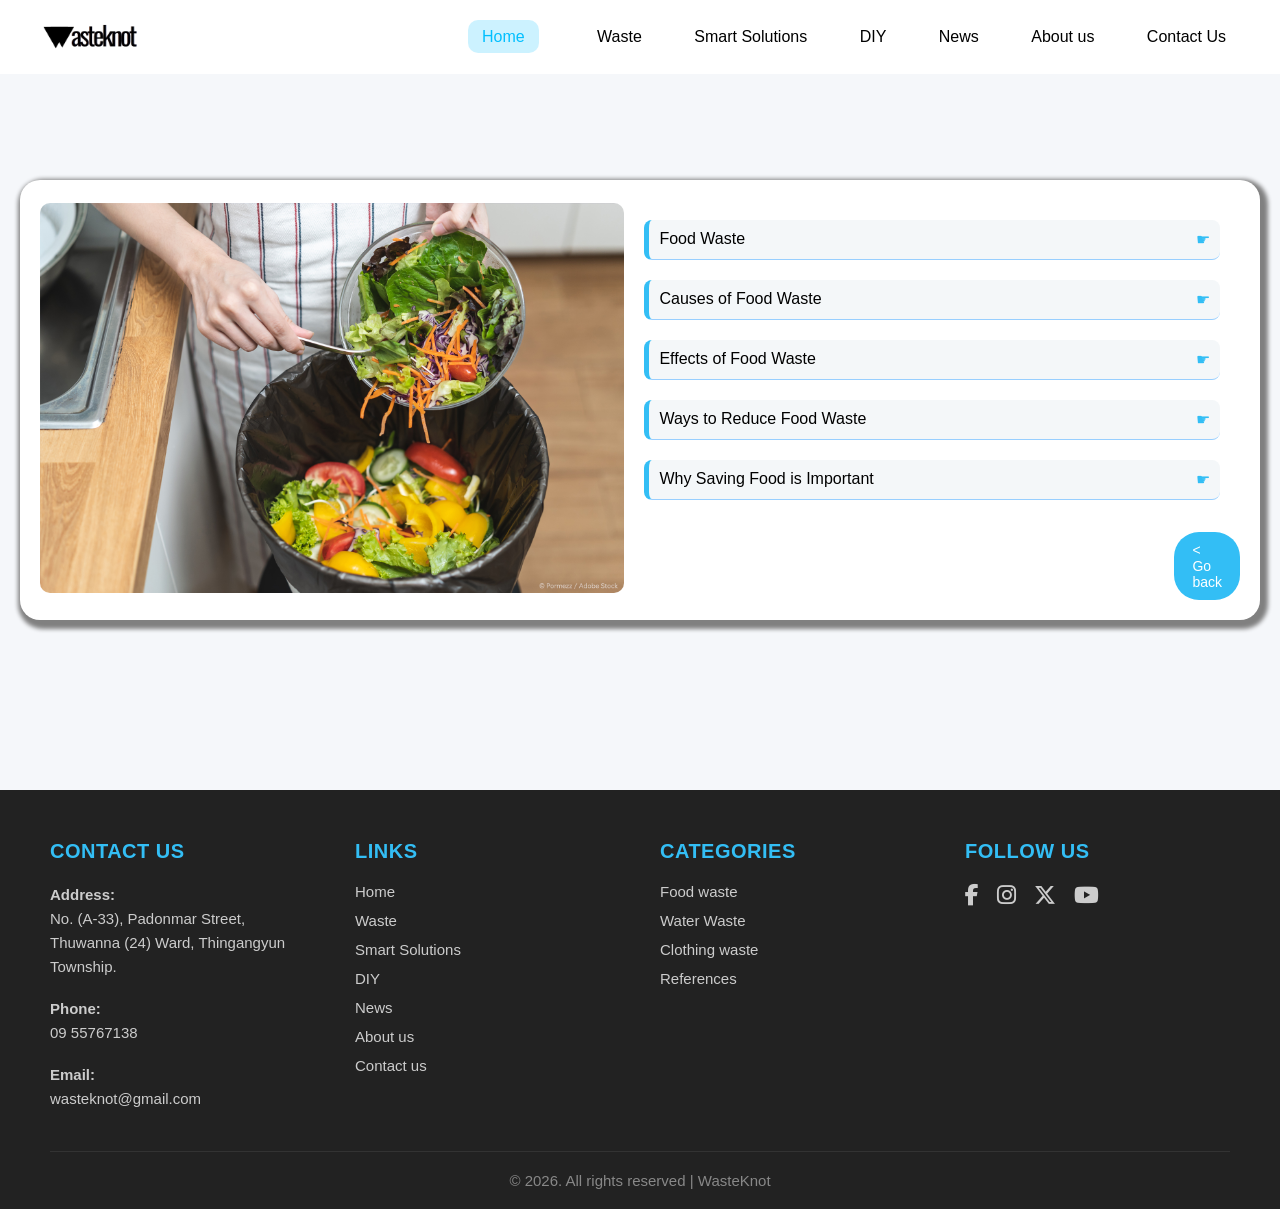
<file: foodwaste.html>
<!DOCTYPE html>
<html>
<head>
<meta charset="utf-8">
<meta name="viewport" content="width=device-width, initial-scale=1">
<title>Food waste</title>
<link rel="stylesheet" href="style.css">
<link rel="icon" type="image/x-icon" href="favicon.ico?v=2">
<link rel="stylesheet" href="https://cdnjs.cloudflare.com/ajax/libs/font-awesome/6.5.0/css/all.min.css">
<style>
		body{
			background: #f5f7fa;
		}
</style>
</head>
<body>
	<header>
		<div class="logo">
  <img src="icon.png" alt="Wasteknot Logo">
</div>
<div>
			<nav>
				<a href="index.html" class="active">Home</a>
				<div class="dropdown">
    		<a href="waste.html" class="dropbtn">Waste</a>
    		<div class="dropdown-content">
      	<a href="waste.html#food">Food Waste</a>
      	<a href="waste.html#water">Water Waste</a>
      	<a href="waste.html#clothing">Clothing Waste</a>
    </div>
  </div>
				<a href="solution.html">Smart Solutions</a>
         <a href="diy.html">DIY</a>
				<a href="news.html">News</a>
				<a href="about.html">About us</a>
				<a href="contact.html">Contact Us</a>
			</nav>
		</div>
	</header>


<br>
<br>
<br>
<br>
<br>
 
	<div class="lm-container">
<div class="lm-image">
<img src="foodwaste 1.jpg">
</div>
<div class="lm-question">
<details>
<summary>Food Waste</summary>
<p>Food waste is when food that can still be eaten is thrown away instead of being used. This can happen at homes, schools, restaurants, and supermarkets. Every day, many people waste food without realizing it. Food waste is a big problem around the world because millions of tons of food are thrown away each year.</p>
</details>
<details>
<summary>Causes of Food Waste</summary>
<p>Food waste happens for many reasons. People sometimes buy more food than they need and cannot finish it before it goes bad. Restaurants and supermarkets may also throw away food that looks old or damaged. Leftovers are often forgotten and thrown away instead of being eaten later.</p>
</details>
<details>
<summary>Effects of Food Waste</summary>
<p>Food waste wastes money, water, and energy used to grow and transport food. When food rots in landfills, it creates harmful gases that pollute the air. Food waste also increases the amount of rubbish in the environment and can harm nature.</p>
</details>
<details>
<summary>Ways to Reduce Food Waste</summary>
<p>People can reduce food waste by buying only the food they need and storing it correctly. Eating leftovers instead of throwing them away can also help. Families can plan meals before shopping and share extra food with others instead of wasting it.</p>
</details>
<details>
<summary>Why Saving Food is Important</summary>
<p>Saving food is important because it protects the environment and saves natural resources. It can also help people who do not have enough food to eat. By reducing food waste, everyone can help create a cleaner and healthier planet.</p>
</details>
<a href="waste.html" class="btn">< Go back </a>
</div>
</div>
<br>
<br>
<br>
<br>
<br>
<footer>
  <div class="footer-container">
    
    <div class="footer-box">
      <h2>CONTACT US</h2>
      <p>
        <strong>Address:</strong><br>
        No. (A-33), Padonmar Street, Thuwanna (24) Ward, Thingangyun Township.
      </p>
      <br>
      <p>
        <strong>Phone:</strong><br>
        09 55767138
      </p>
      <br>
      <p>
        <strong>Email:</strong><br>
        wasteknot@gmail.com
      </p>
    </div>
     
    <div class="footer-box">
      <h2>LINKS</h2>
      <a href="index.html">Home</a>
      <a href="waste.html">Waste</a>
      <a href="solution.html">Smart Solutions</a>
      <a href="diy.html">DIY</a>
      <a href="news.html">News</a>
      <a href="about.html">About us</a>
      <a href="contact.html">Contact us</a>
    </div>
     
    <div class="footer-box">
      <h2>CATEGORIES</h2>
      <a href="waste.html#food">Food waste</a>
      <a href="waste.html#water">Water Waste</a>
      <a href="waste.html#clothing">Clothing waste</a>
      <a href="reference.html">References</a>
    </div>
     
    <div class="footer-box">
      <h2>FOLLOW US</h2>
      <div class="social-icons">
        <a href="#" aria-label="Facebook"><i class="fab fa-facebook-f"></i></a>
        <a href="#" aria-label="Instagram"><i class="fab fa-instagram"></i></a>
        <a href="#" aria-label="Twitter"><i class="fab fa-x-twitter"></i></a>
        <a href="#" aria-label="Youtube"><i class="fab fa-youtube"></i></a>
      </div>
    </div>
     
  </div>
   
  <div class="footer-bottom">
    &copy; 2026. All rights reserved | WasteKnot
  </div>
</footer>
 
</body>
</html>
</file>
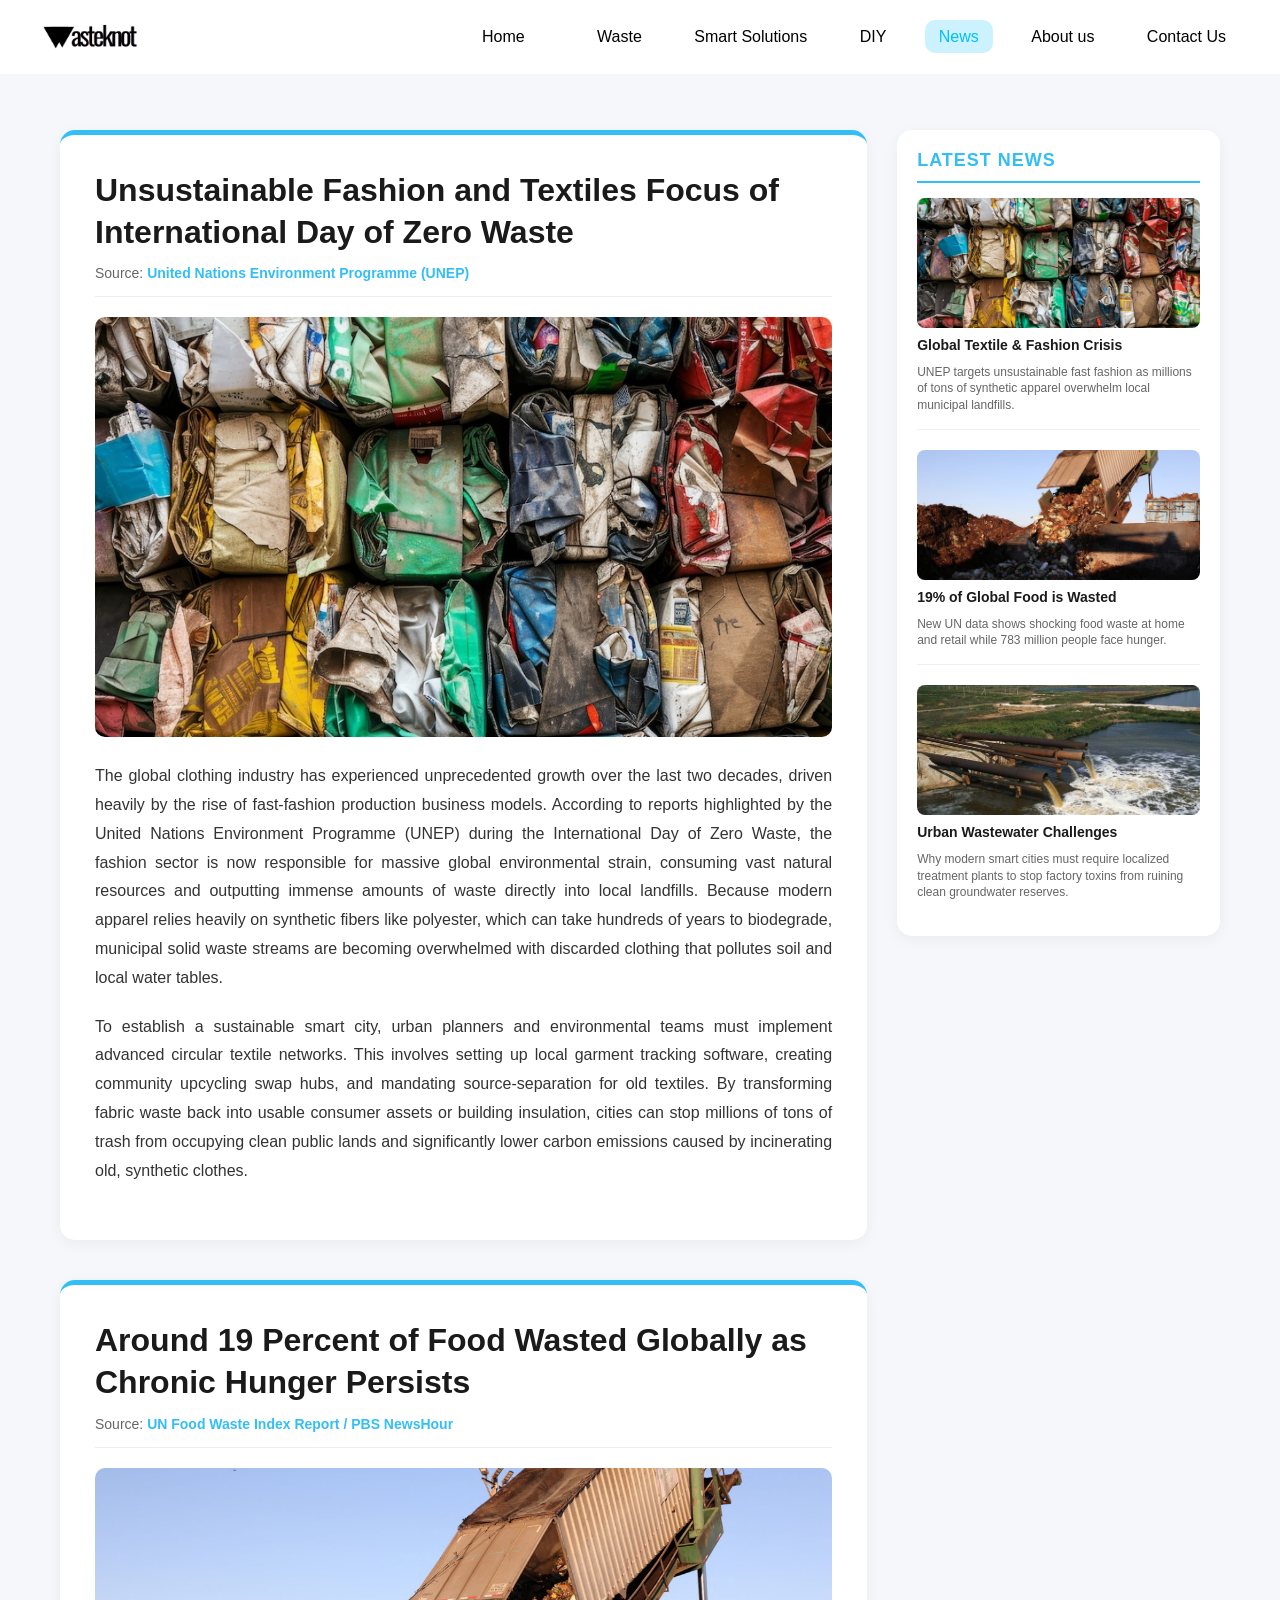
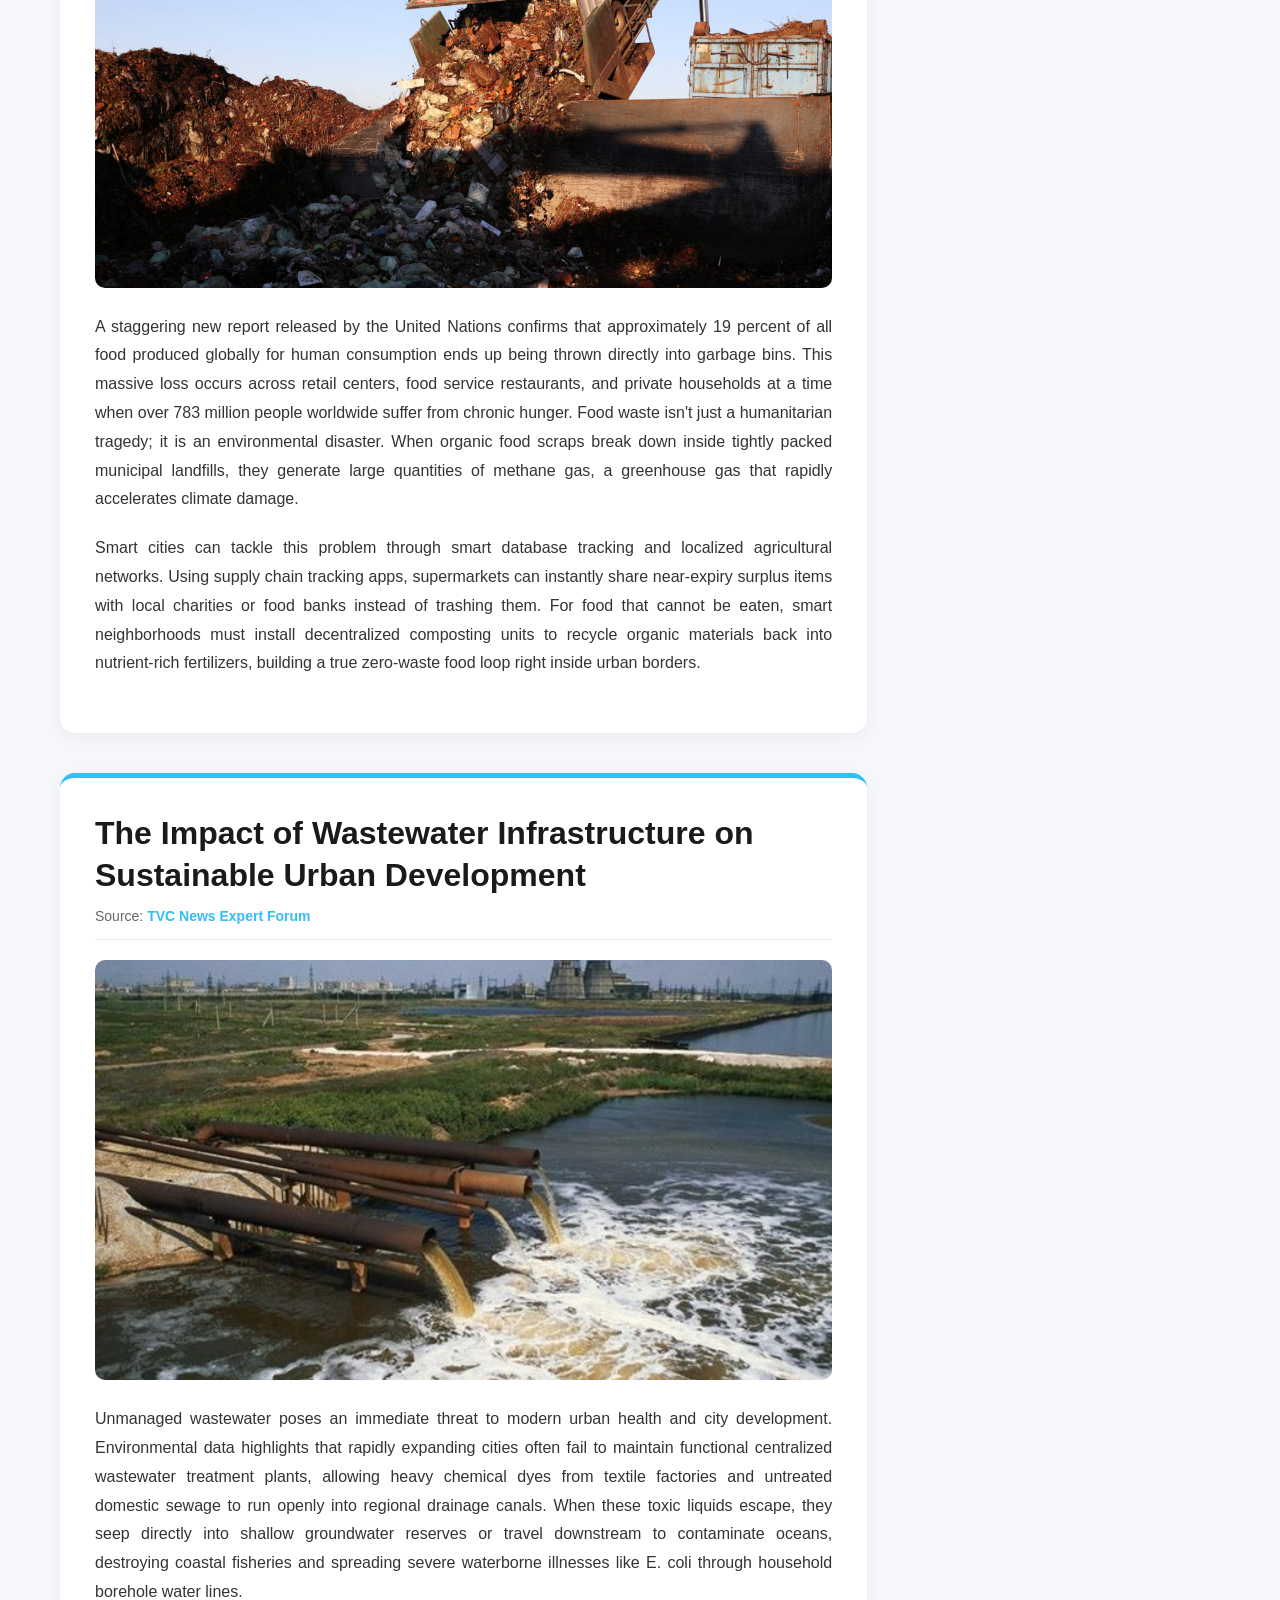
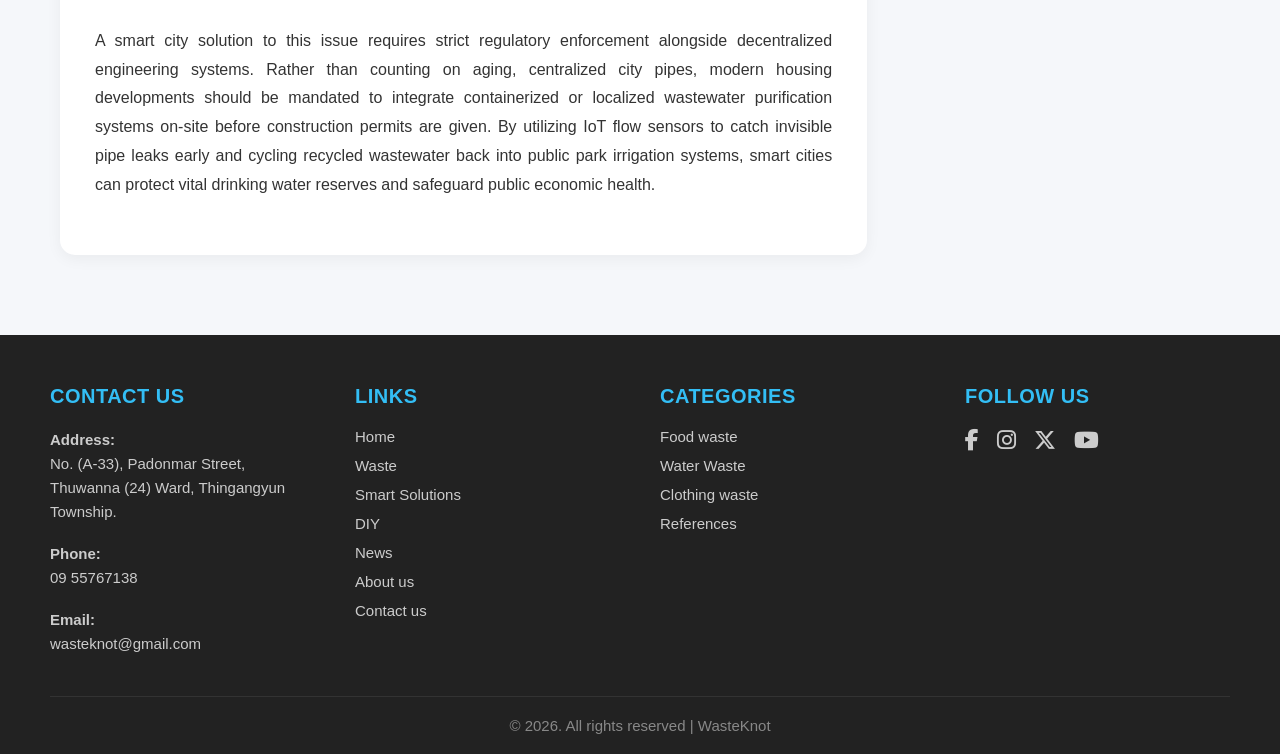
<file: news.html>
<!DOCTYPE html>
<html lang="en">
<head>
  <meta charset="utf-8">
  <meta name="viewport" content="width=device-width, initial-scale=1">
  <title>Wasteknot | Eco-News Hub</title>
  <link rel="stylesheet" href="style.css">
  <link rel="icon" type="image/x-icon" href="favicon.ico?v=2">
  <link rel="stylesheet" href="https://cdnjs.cloudflare.com/ajax/libs/font-awesome/6.4.2/css/all.min.css">
  
  <style>
    html {
      scroll-behavior: smooth;
    }
    
    body {
      background: #f5f7fa;
      padding-top: 110px; 
      font-family: Arial, sans-serif;
      margin: 0;
      display: flex;
      flex-direction: column;
      min-height: 100vh;
    }
  </style>
</head>
<body>
	<header>
		<div class="logo">
  <img src="icon.png" alt="Wasteknot Logo">
</div>
<div>
			<nav>
				<a href="index.html">Home</a>
				<div class="dropdown">
    		<a href="waste.html" class="dropbtn">Waste</a>
    		<div class="dropdown-content">
      	<a href="waste.html#food">Food Waste</a>
      	<a href="waste.html#water">Water Waste</a>
      	<a href="waste.html#clothing">Clothing Waste</a>
    </div>
  </div>
				<a href="solution.html">Smart Solutions</a>
                <a href="diy.html">DIY</a>
				<a href="news.html" class="active">News</a>
				<a href="about.html">About us</a>
				<a href="contact.html">Contact Us</a>
			</nav>
		</div>
	</header>


  <div class="news-container">
    
    <main class="main-feed">
      
      <article class="news-post" id="fashion-news">
        <h1 class="main-title">Unsustainable Fashion and Textiles Focus of International Day of Zero Waste</h1>
        <div class="main-meta">
          Source: <strong>United Nations Environment Programme (UNEP)</strong>
        </div>
        <div class="main-image-wrapper">
          <img src="newsclothes.jpg" alt="Textile waste heaps">
        </div>
        <div class="main-content">
          <p>The global clothing industry has experienced unprecedented growth over the last two decades, driven heavily by the rise of fast-fashion production business models. According to reports highlighted by the United Nations Environment Programme (UNEP) during the International Day of Zero Waste, the fashion sector is now responsible for massive global environmental strain, consuming vast natural resources and outputting immense amounts of waste directly into local landfills. Because modern apparel relies heavily on synthetic fibers like polyester, which can take hundreds of years to biodegrade, municipal solid waste streams are becoming overwhelmed with discarded clothing that pollutes soil and local water tables.</p>
          <p>To establish a sustainable smart city, urban planners and environmental teams must implement advanced circular textile networks. This involves setting up local garment tracking software, creating community upcycling swap hubs, and mandating source-separation for old textiles. By transforming fabric waste back into usable consumer assets or building insulation, cities can stop millions of tons of trash from occupying clean public lands and significantly lower carbon emissions caused by incinerating old, synthetic clothes.</p>
        </div>
      </article>

      <article class="news-post" id="food-news">
        <h1 class="main-title">Around 19 Percent of Food Wasted Globally as Chronic Hunger Persists</h1>
        <div class="main-meta">
          Source: <strong>UN Food Waste Index Report / PBS NewsHour</strong>
        </div>
        <div class="main-image-wrapper">
          <img src="newsfood.jpg" alt="Urban organic waste heaps">
        </div>
        <div class="main-content">
          <p>A staggering new report released by the United Nations confirms that approximately 19 percent of all food produced globally for human consumption ends up being thrown directly into garbage bins. This massive loss occurs across retail centers, food service restaurants, and private households at a time when over 783 million people worldwide suffer from chronic hunger. Food waste isn't just a humanitarian tragedy; it is an environmental disaster. When organic food scraps break down inside tightly packed municipal landfills, they generate large quantities of methane gas, a greenhouse gas that rapidly accelerates climate damage.</p>
          <p>Smart cities can tackle this problem through smart database tracking and localized agricultural networks. Using supply chain tracking apps, supermarkets can instantly share near-expiry surplus items with local charities or food banks instead of trashing them. For food that cannot be eaten, smart neighborhoods must install decentralized composting units to recycle organic materials back into nutrient-rich fertilizers, building a true zero-waste food loop right inside urban borders.</p>
        </div>
      </article>

      <article class="news-post" id="water-news">
        <h1 class="main-title">The Impact of Wastewater Infrastructure on Sustainable Urban Development</h1>
        <div class="main-meta">
          Source: <strong>TVC News Expert Forum</strong>
        </div>
        <div class="main-image-wrapper">
          <img src="newswater.jpg" alt="Wastewater treatment framework">
        </div>
        <div class="main-content">
          <p>Unmanaged wastewater poses an immediate threat to modern urban health and city development. Environmental data highlights that rapidly expanding cities often fail to maintain functional centralized wastewater treatment plants, allowing heavy chemical dyes from textile factories and untreated domestic sewage to run openly into regional drainage canals. When these toxic liquids escape, they seep directly into shallow groundwater reserves or travel downstream to contaminate oceans, destroying coastal fisheries and spreading severe waterborne illnesses like E. coli through household borehole water lines.</p>
          <p>A smart city solution to this issue requires strict regulatory enforcement alongside decentralized engineering systems. Rather than counting on aging, centralized city pipes, modern housing developments should be mandated to integrate containerized or localized wastewater purification systems on-site before construction permits are given. By utilizing IoT flow sensors to catch invisible pipe leaks early and cycling recycled wastewater back into public park irrigation systems, smart cities can protect vital drinking water reserves and safeguard public economic health.</p>
        </div>
      </article>

    </main>

    <aside class="sidebar">
      <div class="sidebar-heading">Latest News</div>
      <div class="sidebar-list">
        
        <a href="#fashion-news" class="sidebar-link">
          <img src="newsclothes.jpg" alt="Fashion Waste Link">
          <h4>Global Textile & Fashion Crisis</h4>
          <p>UNEP targets unsustainable fast fashion as millions of tons of synthetic apparel overwhelm local municipal landfills.</p>
        </a>

        <a href="#food-news" class="sidebar-link">
          <img src="newsfood.jpg" alt="Food Waste Link">
          <h4>19% of Global Food is Wasted</h4>
          <p>New UN data shows shocking food waste at home and retail while 783 million people face hunger.</p>
        </a>

        <a href="#water-news" class="sidebar-link">
          <img src="newswater.jpg" alt="Wastewater Link">
          <h4>Urban Wastewater Challenges</h4>
          <p>Why modern smart cities must require localized treatment plants to stop factory toxins from ruining clean groundwater reserves.</p>
        </a>

      </div>
    </aside>

  </div>

  <footer>
    <div class="footer-container">
      
      <div class="footer-box">
        <h2>CONTACT US</h2>
        <p>
          <strong>Address:</strong><br>
          No. (A-33), Padonmar Street, Thuwanna (24) Ward, Thingangyun Township.
        </p>
        <br>
        <p>
          <strong>Phone:</strong><br>
          09 55767138
        </p>
        <br>
        <p>
          <strong>Email:</strong><br>
          wasteknot@gmail.com
        </p>
      </div>
       
      <div class="footer-box">
        <h2>LINKS</h2>
        <a href="index.html">Home</a>
        <a href="waste.html">Waste</a>
        <a href="solution.html">Smart Solutions</a>
        <a href="diy.html">DIY</a>
        <a href="news.html">News</a>
        <a href="about.html">About us</a>
        <a href="contact.html">Contact us</a>
      </div>
       
      <div class="footer-box">
        <h2>CATEGORIES</h2>
        <a href="waste.html#food">Food waste</a>
        <a href="waste.html#water">Water Waste</a>
        <a href="waste.html#clothing">Clothing waste</a>
        <a href="reference.html">References</a>
      </div>
       
      <div class="footer-box">
        <h2>FOLLOW US</h2>
        <div class="social-icons">
          <a href="#" aria-label="Facebook"><i class="fab fa-facebook-f"></i></a>
          <a href="#" aria-label="Instagram"><i class="fab fa-instagram"></i></a>
          <a href="#" aria-label="Twitter"><i class="fab fa-x-twitter"></i></a>
          <a href="#" aria-label="Youtube"><i class="fab fa-youtube"></i></a>
        </div>
      </div>
       
    </div>
     
    <div class="footer-bottom">
      &copy; 2026. All rights reserved | WasteKnot
    </div>
  </footer>
</body>
</html>
</file>
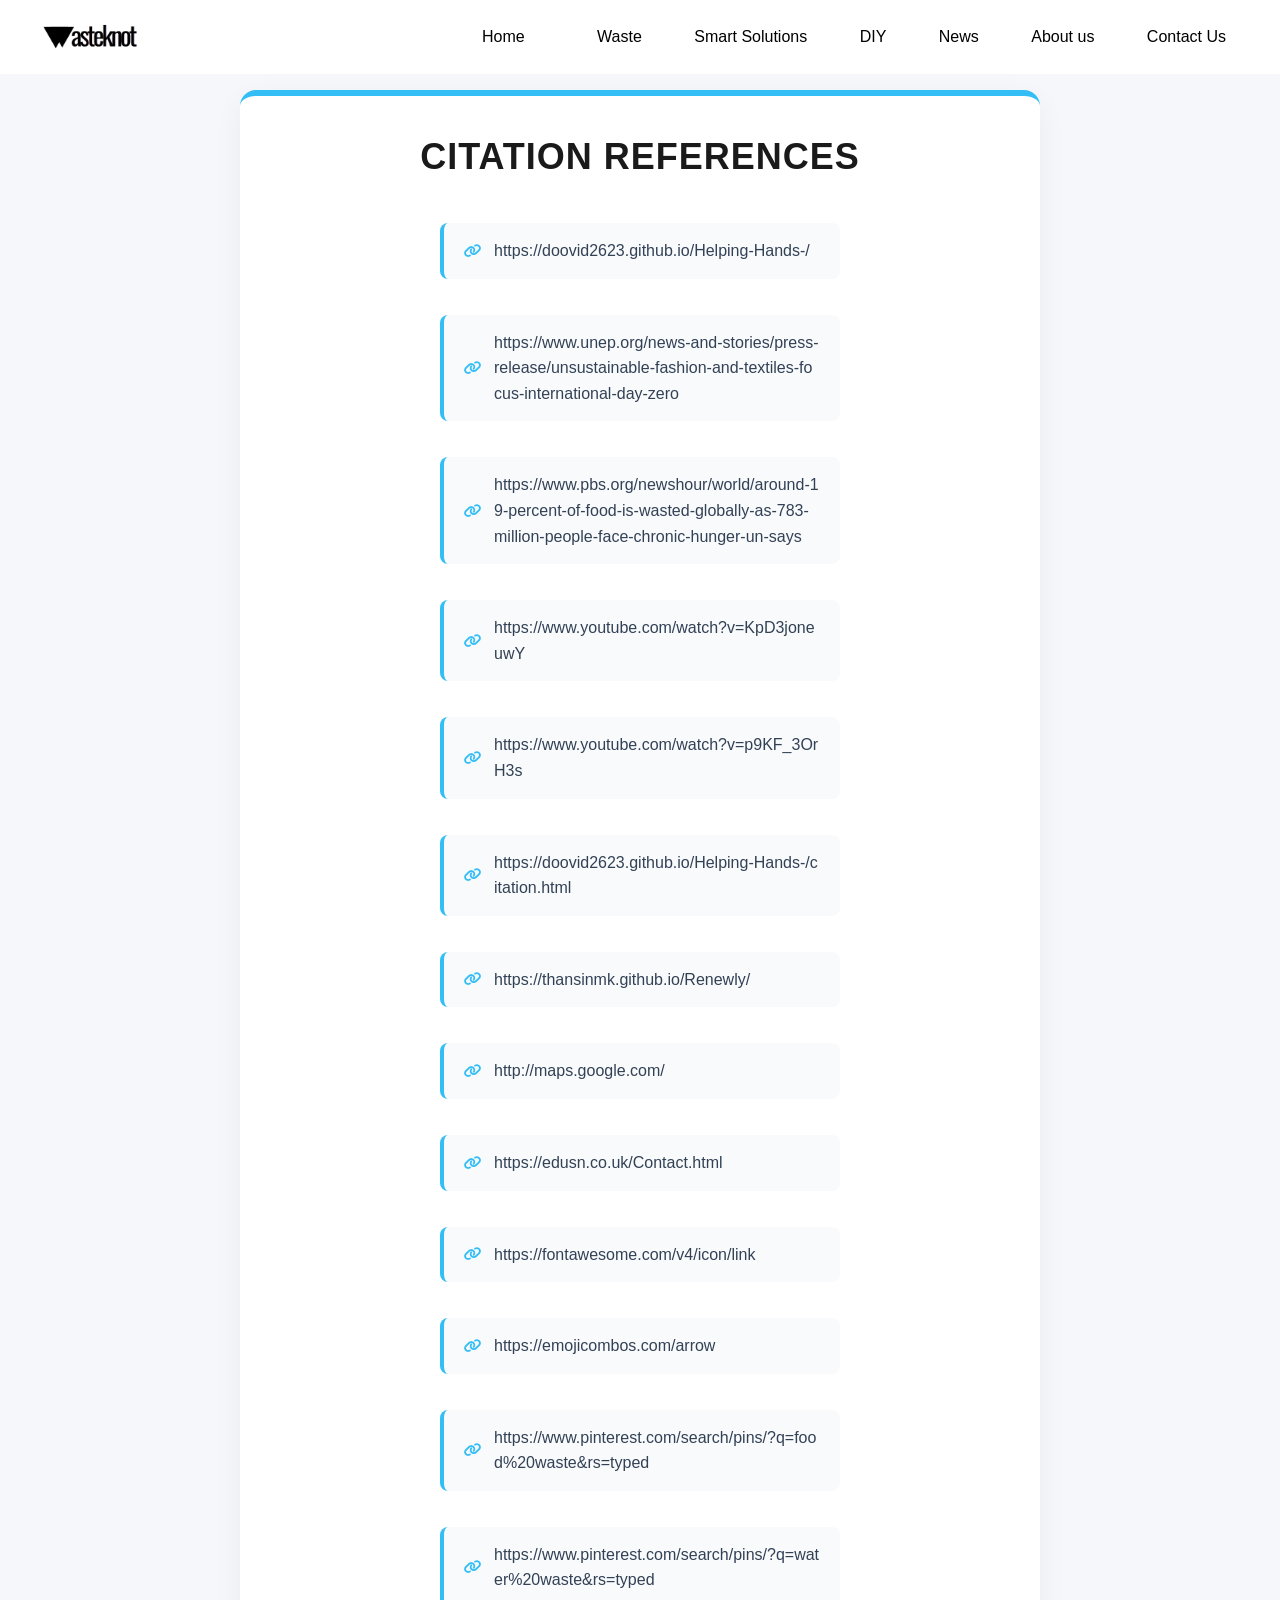
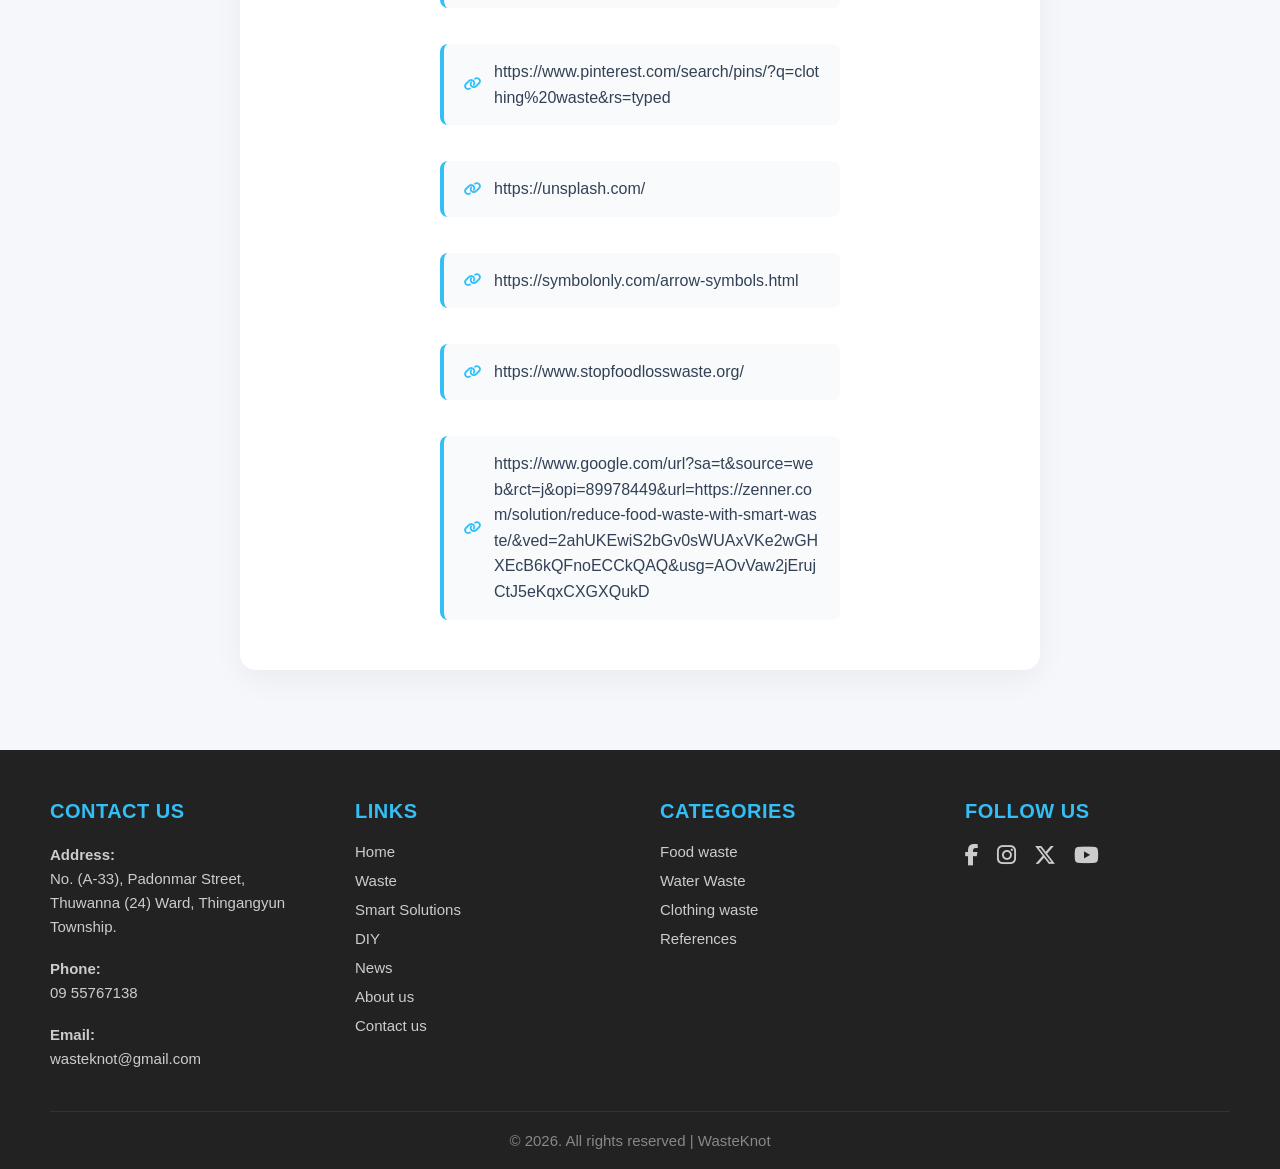
<file: reference.html>
<!DOCTYPE html>
<html lang="en">
<head>
  <meta charset="utf-8">
  <meta name="viewport" content="width=device-width, initial-scale=1">
  <title>Wasteknot | Reference Citations</title>
  
  <link rel="stylesheet" href="style.css">
  <link rel="icon" type="image/x-icon" href="favicon.ico?v=2">
  <link rel="stylesheet" href="https://cdnjs.cloudflare.com/ajax/libs/font-awesome/6.4.2/css/all.min.css">

  <style>
body {
   background-color: #f5f7fa;
   margin: 0;
   display: flex;
   flex-direction: column;
   min-height: 100vh;
}
  </style>
</head>
<body>

	<header>
		<div class="logo">
  <img src="icon.png" alt="Wasteknot Logo">
</div>
<div>
			<nav>
				<a href="index.html">Home</a>
				<div class="dropdown">
    		<a href="waste.html" class="dropbtn">Waste</a>
    		<div class="dropdown-content">
      	<a href="waste.html#food">Food Waste</a>
      	<a href="waste.html#water">Water Waste</a>
      	<a href="waste.html#clothing">Clothing Waste</a>
    </div>
  </div>
				<a href="solution.html">Smart Solutions</a>
                <a href="diy.html">DIY</a>
				<a href="news.html">News</a>
				<a href="about.html">About us</a>
				<a href="contact.html">Contact Us</a>
			</nav>
		</div>
	</header>

<div class="citation-container-wrapper">
  <div class="citation-box">
    <h1>Citation References</h1>
    <ul>
      <li>
        <a href="https://doovid2623.github.io/Helping-Hands-/" target="_blank">
          https://doovid2623.github.io/Helping-Hands-/
        </a>
      </li>
      <li>
        <a href="https://www.unep.org/news-and-stories/press-release/unsustainable-fashion-and-textiles-focus-international-day-zero" target="_blank">
          https://www.unep.org/news-and-stories/press-release/unsustainable-fashion-and-textiles-focus-international-day-zero
        </a>
      </li>
      <li>
        <a href="https://www.pbs.org/newshour/world/around-19-percent-of-food-is-wasted-globally-as-783-million-people-face-chronic-hunger-un-says" target="_blank">
          https://www.pbs.org/newshour/world/around-19-percent-of-food-is-wasted-globally-as-783-million-people-face-chronic-hunger-un-says
        </a>
      </li>
      <li>
        <a href="https://www.youtube.com/watch?v=KpD3joneuwY" target="_blank">
          https://www.youtube.com/watch?v=KpD3joneuwY
        </a>
      </li>
      <li>
        <a href="https://www.youtube.com/watch?v=p9KF_3OrH3s" target="_blank">
          https://www.youtube.com/watch?v=p9KF_3OrH3s
        </a>
      </li>
      <li>
        <a href="https://doovid2623.github.io/Helping-Hands-/citation.html" target="_blank">
          https://doovid2623.github.io/Helping-Hands-/citation.html
        </a>
      </li>
      <li>
        <a href="https://thansinmk.github.io/Renewly/" target="_blank">
          https://thansinmk.github.io/Renewly/
        </a>
      </li>
      <li>
        <a href="http://maps.google.com/" target="_blank">
          http://maps.google.com/
        </a>
      </li>
      <li>
        <a href="https://edusn.co.uk/Contact.html" target="_blank">
          https://edusn.co.uk/Contact.html
        </a>
      </li>
      <li>
        <a href="https://fontawesome.com/v4/icon/link" target="_blank">
          https://fontawesome.com/v4/icon/link
        </a>
      </li>
      <li>
        <a href="https://emojicombos.com/arrow" target="_blank">
         https://emojicombos.com/arrow
       </a>
     </li>
     <li>
        <a href="https://www.pinterest.com/search/pins/?q=food%20waste&rs=typed" target="_blank">
         https://www.pinterest.com/search/pins/?q=food%20waste&rs=typed
       </a>
     </li>
          <li>
        <a href="https://www.pinterest.com/search/pins/?q=water%20waste&rs=typed" target="_blank">
         https://www.pinterest.com/search/pins/?q=water%20waste&rs=typed
       </a>
     </li>
          <li>
        <a href="https://www.pinterest.com/search/pins/?q=clothing%20waste&rs=typed" target="_blank">
         https://www.pinterest.com/search/pins/?q=clothing%20waste&rs=typed
       </a>
     </li>
          <li>
        <a href="https://unsplash.com/" target="_blank">
         https://unsplash.com/
       </a>
     </li>
              <li>
        <a href="https://symbolonly.com/arrow-symbols.html" target="_blank">
         https://symbolonly.com/arrow-symbols.html
       </a>
     </li>
              <li>
        <a href="https://www.stopfoodlosswaste.org/" target="_blank">
         https://www.stopfoodlosswaste.org/
       </a>
     </li>
                   <li>
        <a href="https://www.google.com/url?sa=t&source=web&rct=j&opi=89978449&url=https://zenner.com/solution/reduce-food-waste-with-smart-waste/&ved=2ahUKEwiS2bGv0sWUAxVKe2wGHXEcB6kQFnoECCkQAQ&usg=AOvVaw2jErujCtJ5eKqxCXGXQukD" target="_blank">
         https://www.google.com/url?sa=t&source=web&rct=j&opi=89978449&url=https://zenner.com/solution/reduce-food-waste-with-smart-waste/&ved=2ahUKEwiS2bGv0sWUAxVKe2wGHXEcB6kQFnoECCkQAQ&usg=AOvVaw2jErujCtJ5eKqxCXGXQukD
       </a>
     </li>
    </ul>
  </div>
</div>

<footer>
  <div class="footer-container">
    
    <div class="footer-box">
      <h2>CONTACT US</h2>
      <p>
        <strong>Address:</strong><br>
        No. (A-33), Padonmar Street, Thuwanna (24) Ward, Thingangyun Township.
      </p>
      <br>
      <p>
        <strong>Phone:</strong><br>
        09 55767138
      </p>
      <br>
      <p>
        <strong>Email:</strong><br>
        wasteknot@gmail.com
      </p>
    </div>
     
    <div class="footer-box">
      <h2>LINKS</h2>
      <a href="index.html">Home</a>
      <a href="waste.html">Waste</a>
      <a href="solution.html">Smart Solutions</a>
      <a href="diy.html">DIY</a>
      <a href="news.html">News</a>
      <a href="about.html">About us</a>
      <a href="contact.html">Contact us</a>
    </div>
     
    <div class="footer-box">
      <h2>CATEGORIES</h2>
      <a href="waste.html#food">Food waste</a>
      <a href="waste.html#water">Water Waste</a>
      <a href="waste.html#clothing">Clothing waste</a>
      <a href="reference.html" >References</a>
    </div>
     
    <div class="footer-box">
      <h2>FOLLOW US</h2>
      <div class="social-icons">
        <a href="#" aria-label="Facebook"><i class="fab fa-facebook-f"></i></a>
        <a href="#" aria-label="Instagram"><i class="fab fa-instagram"></i></a>
        <a href="#" aria-label="Twitter"><i class="fab fa-x-twitter"></i></a>
        <a href="#" aria-label="Youtube"><i class="fab fa-youtube"></i></a>
      </div>
    </div>
     
  </div>
   
  <div class="footer-bottom">
    &copy; 2026. All rights reserved | WasteKnot
  </div>
</footer>
 
</body>
</html>
</file>
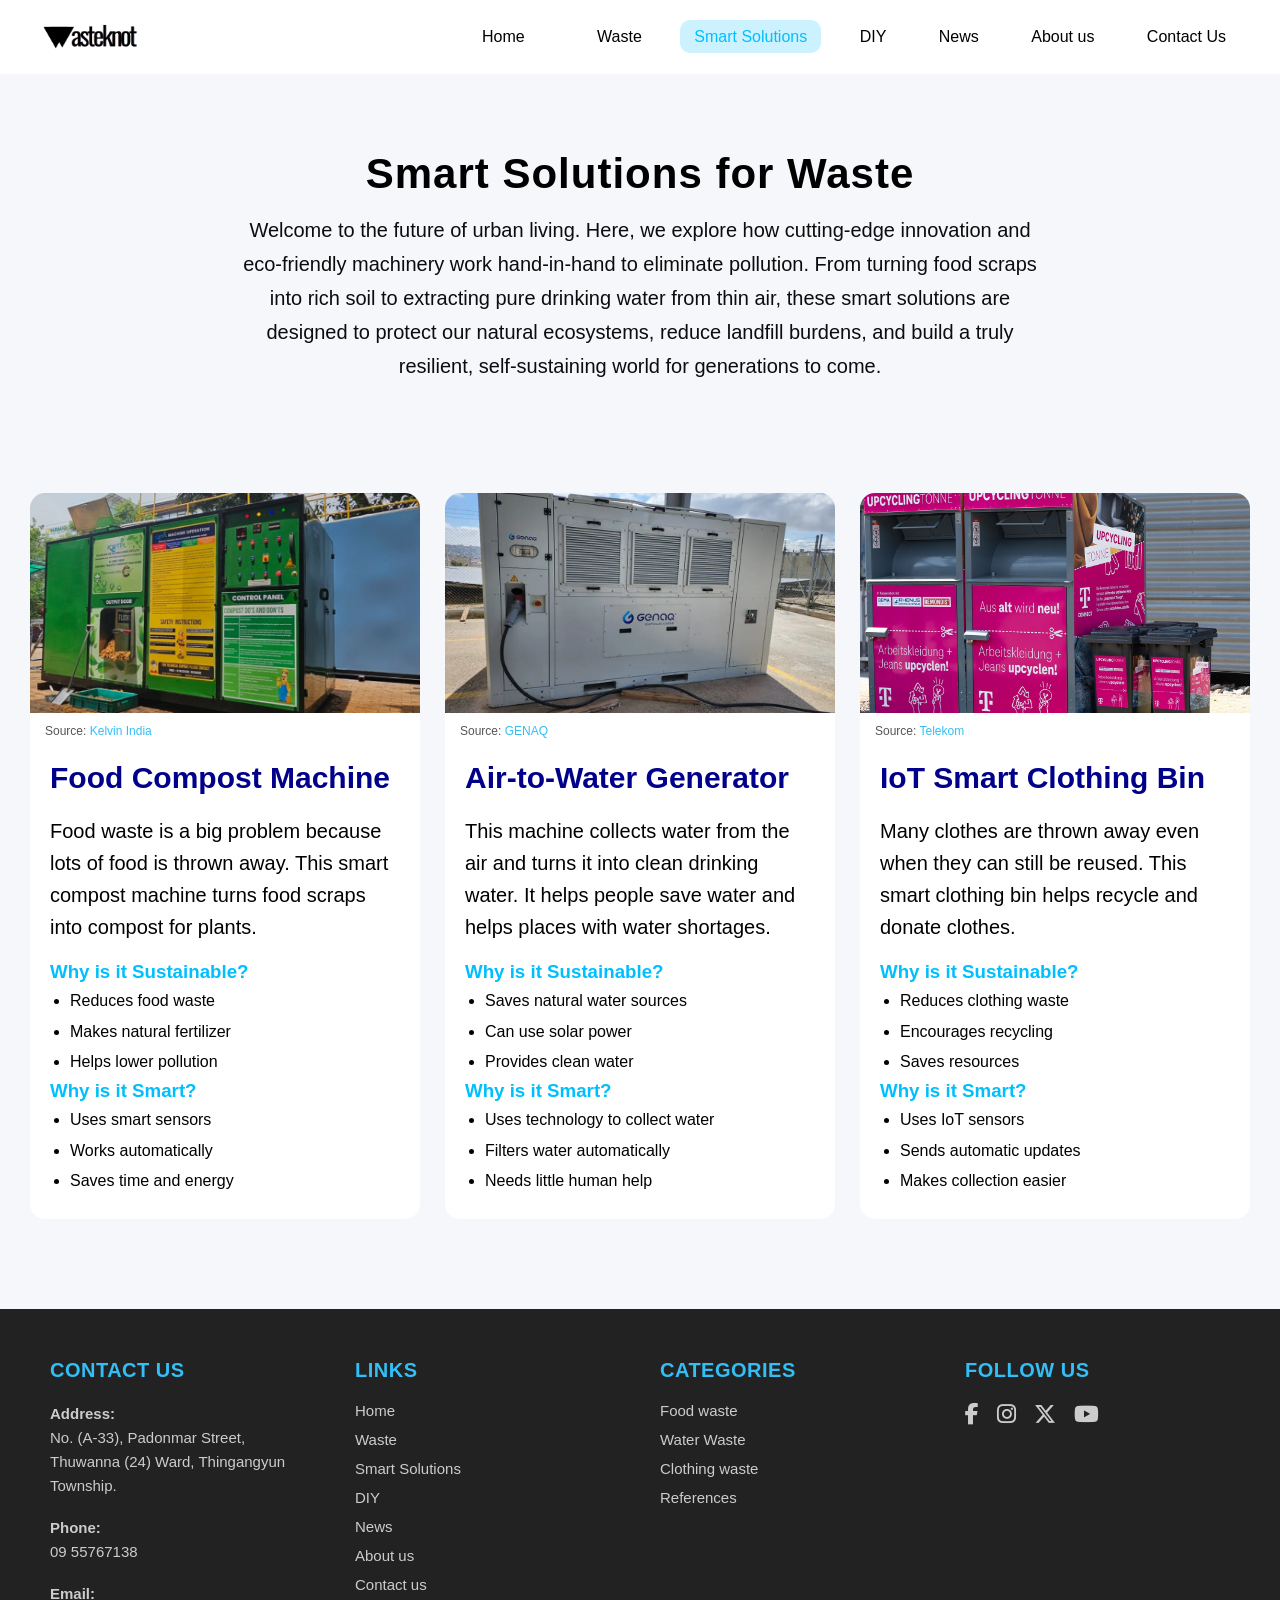
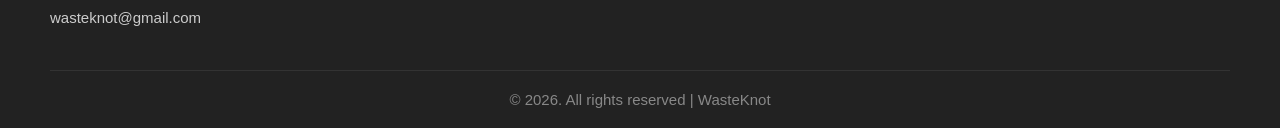
<file: solution.html>
<!DOCTYPE html>
<html lang="en">
<head>
<meta charset="UTF-8">
<meta name="viewport" content="width=device-width, initial-scale=1.0">
<title>Smart Solutions</title>
<link rel="stylesheet" href="style.css">
<link rel="icon" type="image/x-icon" href="favicon.ico?v=2">
<link rel="stylesheet" href="https://cdnjs.cloudflare.com/ajax/libs/font-awesome/6.4.2/css/all.min.css">

<style>
body {
    background: #f5f7fa;
    margin: 0;
}
.container {
    padding: 30px;
    display: grid;
    grid-template-columns: repeat(auto-fit, minmax(320px, 1fr));
    gap: 25px;
}
.card {
    background-color: white;
    border-radius: 15px;
    overflow: hidden;
    transition: transform 0.3s ease;
}
.card:hover {
    transform: translateY(-5px);
}
.card img {
    width: 100%;
    height: 220px;
    object-fit: cover;
}
.content {
    padding: 20px;
}
h2 {
    color: darkblue;
    margin-top: 0;
}
h3 {
    color: deepskyblue;
}
p {
    line-height: 1.6;
}
.citation {
    font-size: 12px;
    color: #555;
    margin: 5px 15px 0;
}
.citation a {
    color: #33bef5;
    text-decoration: none;
}
.citation a:hover {
    text-decoration: underline;
}
</style>

</head>

<body>
<header>
    <div class="logo">
        <img src="icon.png" alt="Wasteknot Logo">
    </div>

    <nav>
        <a href="index.html">Home</a>

        <div class="dropdown">
            <a href="waste.html" class="dropbtn">Waste</a>
            <div class="dropdown-content">
                <a href="waste.html#food">Food Waste</a>
                <a href="waste.html#water">Water Waste</a>
                <a href="waste.html#clothing">Clothing Waste</a>
            </div>
        </div>

        <a href="solution.html" class="active">Smart Solutions</a>
        <a href="diy.html">DIY</a>
        <a href="news.html">News</a>
        <a href="about.html">About us</a>
        <a href="contact.html">Contact Us</a>
    </nav>
</header>
<section class="page-header">
    <div class="content">
    <h1>Smart Solutions for Waste</h1>
    <p>Welcome to the future of urban living. Here, we explore how cutting-edge innovation and eco-friendly machinery work hand-in-hand to eliminate pollution. 
    From turning food scraps into rich soil to extracting pure drinking water from thin air, these smart solutions are designed to protect our natural ecosystems,
     reduce landfill burdens, and build a truly resilient, self-sustaining world for generations to come.</p>
     </div>
</section>

<div class="container">

    <div class="card">
        <img src="foodmachine 1.png" alt="Compost Machine">
        <p class="citation">
            Source: <a href="https://www.kelvinindia.in/blog/food-waste-composting-machine/" target="_blank">
            Kelvin India
        </a>
        </p>

        <div class="content">
            <h2>Food Compost Machine</h2>
            <p>
                Food waste is a big problem because lots of food is thrown away.
                This smart compost machine turns food scraps into compost for plants.
            </p>
            <br>
            <h3>Why is it Sustainable?</h3>
            <ul>
                <li>Reduces food waste</li>
                <li>Makes natural fertilizer</li>
                <li>Helps lower pollution</li>
            </ul>

            <h3>Why is it Smart?</h3>
            <ul>
                <li>Uses smart sensors</li>
                <li>Works automatically</li>
                <li>Saves time and energy</li>
            </ul>
        </div>
    </div>
    <div class="card">
        <img src="watergenerator 1.webp" alt="Water Generator">
            <p class="citation">
                Source: <a href="https://genaq.com/" target="_blank">
                GENAQ
                </a>
            </p>
        <div class="content">
            <h2>Air-to-Water Generator</h2>
            <p>
                This machine collects water from the air and turns it into clean drinking water.
                It helps people save water and helps places with water shortages.
            </p>
            <br>
            <h3>Why is it Sustainable?</h3>
            <ul>
                <li>Saves natural water sources</li>
                <li>Can use solar power</li>
                <li>Provides clean water</li>
            </ul>

            <h3>Why is it Smart?</h3>
            <ul>
                <li>Uses technology to collect water</li>
                <li>Filters water automatically</li>
                <li>Needs little human help</li>
            </ul>
        </div>
    </div>

    <div class="card">
        <img src="clothingbin 1.jpg" alt="Smart Clothing Bin">
        <p class="citation">
            Source: <a href="https://www.telekom.com/en/media/media-information/archive/circular-economy-for-smart-textile-recycling-with-partners-1028948" target="_blank">
            Telekom
        </a>
        </p>
        <div class="content">
            <h2>IoT Smart Clothing Bin</h2>
            <p>
                Many clothes are thrown away even when they can still be reused.
                This smart clothing bin helps recycle and donate clothes.
            </p>
            <br>
            <h3>Why is it Sustainable?</h3>
            <ul>
                <li>Reduces clothing waste</li>
                <li>Encourages recycling</li>
                <li>Saves resources</li>
            </ul>

            <h3>Why is it Smart?</h3>
            <ul>
                <li>Uses IoT sensors</li>
                <li>Sends automatic updates</li>
                <li>Makes collection easier</li>
            </ul>
        </div>
    </div>

</div>

<footer>
  <div class="footer-container">
    
    <div class="footer-box">
      <h2>CONTACT US</h2>
      <p>
        <strong>Address:</strong><br>
        No. (A-33), Padonmar Street, Thuwanna (24) Ward, Thingangyun Township.
      </p>
      <br>
      <p>
        <strong>Phone:</strong><br>
        09 55767138
      </p>
      <br>
      <p>
        <strong>Email:</strong><br>
        wasteknot@gmail.com
      </p>
    </div>
     
    <div class="footer-box">
      <h2>LINKS</h2>
      <a href="index.html">Home</a>
      <a href="waste.html">Waste</a>
      <a href="solution.html">Smart Solutions</a>
      <a href="diy.html">DIY</a>
      <a href="news.html">News</a>
      <a href="about.html">About us</a>
      <a href="contact.html">Contact us</a>
    </div>
     
    <div class="footer-box">
      <h2>CATEGORIES</h2>
      <a href="waste.html#food">Food waste</a>
      <a href="waste.html#water">Water Waste</a>
      <a href="waste.html#clothing">Clothing waste</a>
      <a href="reference.html">References</a>
    </div>
     
    <div class="footer-box">
      <h2>FOLLOW US</h2>
      <div class="social-icons">
        <a href="#" aria-label="Facebook"><i class="fab fa-facebook-f"></i></a>
        <a href="#" aria-label="Instagram"><i class="fab fa-instagram"></i></a>
        <a href="#" aria-label="Twitter"><i class="fab fa-x-twitter"></i></a>
        <a href="#" aria-label="Youtube"><i class="fab fa-youtube"></i></a>
      </div>
    </div>
     
  </div>
   
  <div class="footer-bottom">
    &copy; 2026. All rights reserved | WasteKnot
  </div>
</footer>

</body>
</html>
</file>
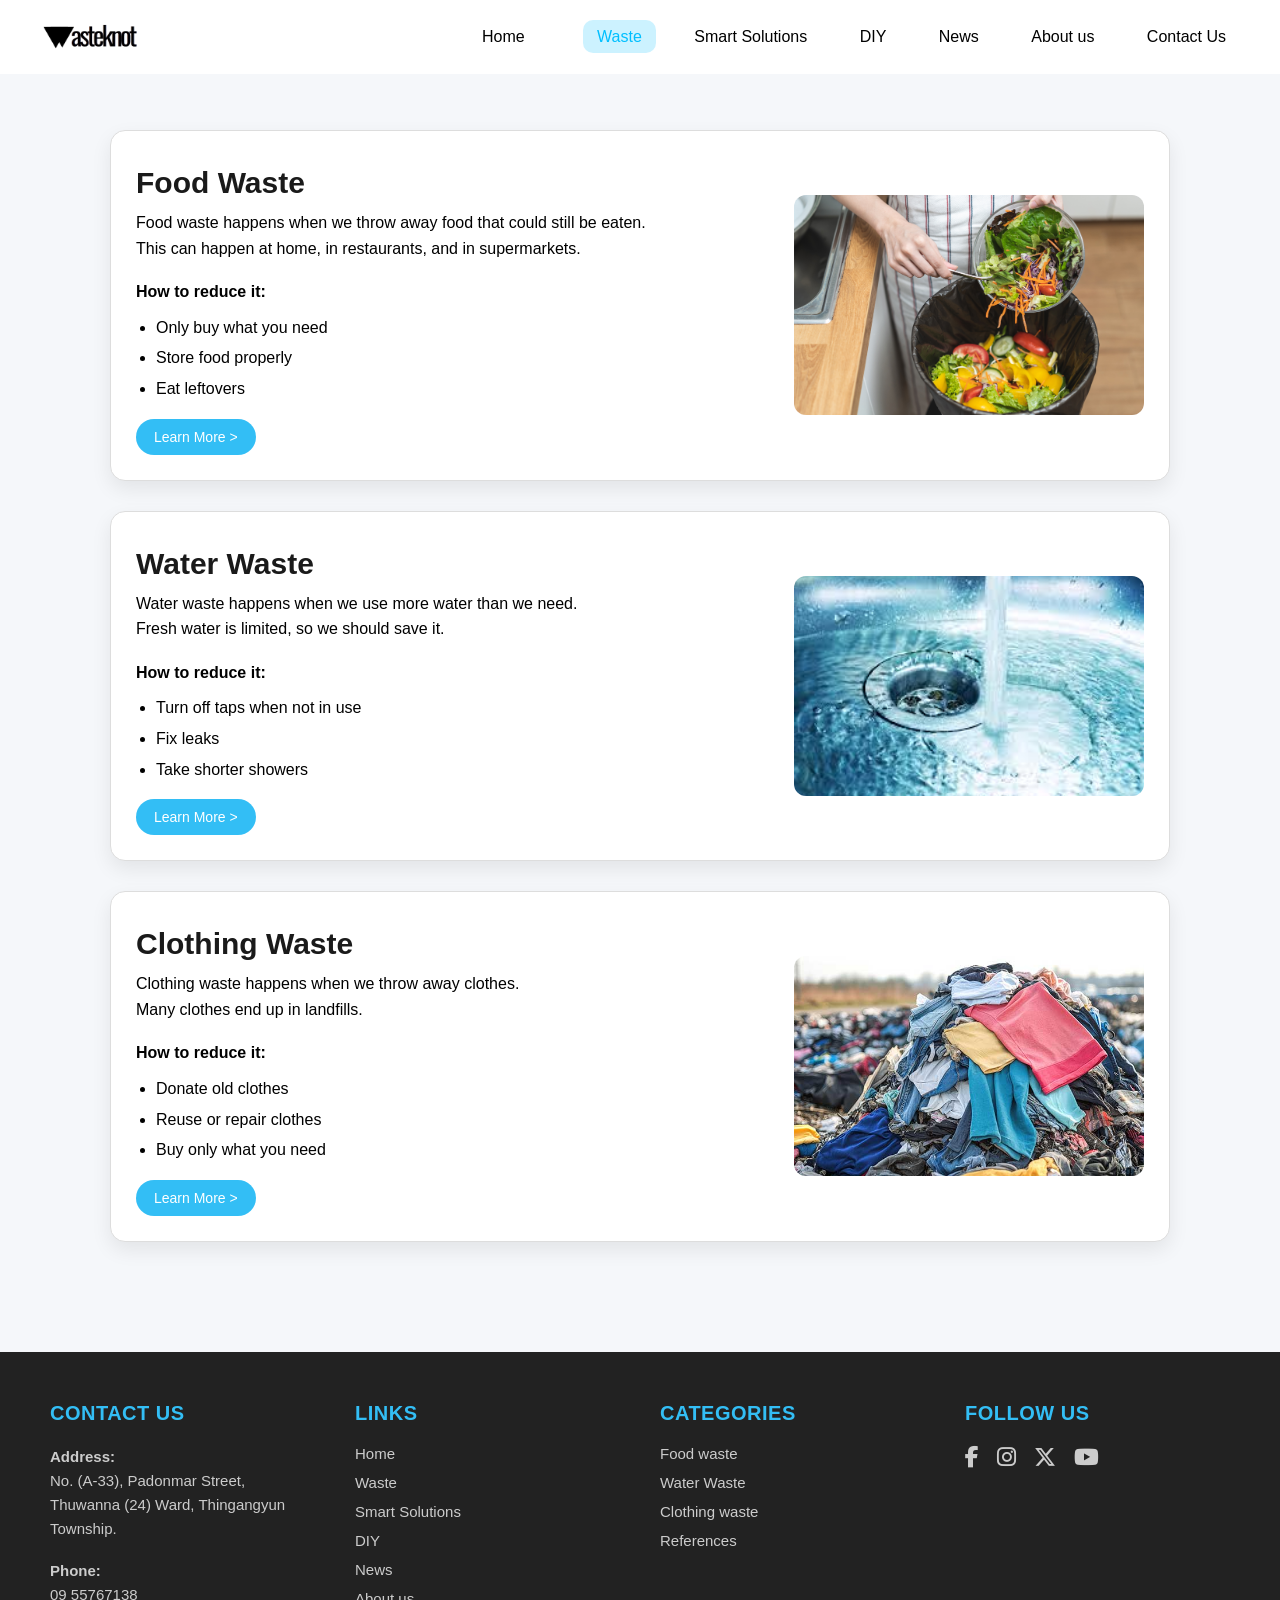
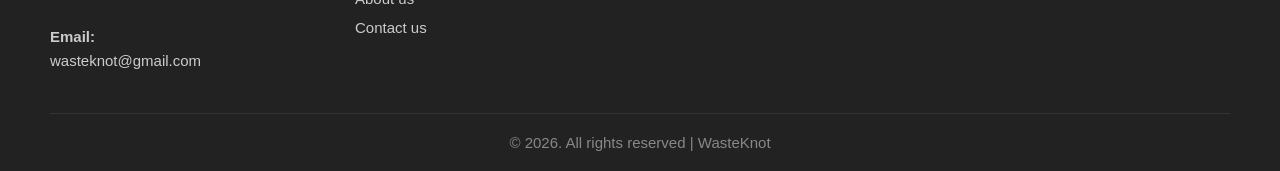
<file: waste.html>
<!DOCTYPE html>
<html>
<head>
  <meta charset="utf-8">
  <meta name="viewport" content="width=device-width, initial-scale=1">
  <title>Type of waste</title>

  <link rel="stylesheet" href="style.css">
  <link rel="icon" type="image/x-icon" href="favicon.ico?v=2">
  <link rel="stylesheet" href="https://cdnjs.cloudflare.com/ajax/libs/font-awesome/6.5.0/css/all.min.css">

  <style>
    body {
  background: #f5f7fa;
  padding-top: 80px;
}
.container {
  max-width: 1100px;
  margin: auto;
  padding: 20px;
}

.card {
  background-color: white;
  margin: 30px 0;
  padding: 25px;
  border-radius: 15px;
  border: 1px solid #ddd;

  display: flex;
  align-items: center;
  gap: 25px;

  box-shadow: 0 8px 20px rgba(0,0,0,0.08);
  transition: all 0.3s ease;
}

h2 {
  color: #1a1a1a;
  margin-bottom: 10px;
}

.text {
  flex: 1;
}

.card img {
  width: 350px;
  height: 220px;
  object-fit: cover;
  border-radius: 12px;
}

.btn {
  display: inline-block;
  margin-top: 12px;
  padding: 10px 18px;
  background-color: #33bef5;
  color: white;
  text-decoration: none;
  border-radius: 25px;
  font-size: 14px;
  transition: 0.3s;
}

.btn:hover {
  background-color: #1da6db;
  transform: scale(1.05);
}

ul {
  margin-top: 10px;
}

li {
  margin: 5px 0;
  line-height: 1.6;
}
p{
  line-height: 1.6;
}
  </style>
</head>

<body>

<header>
  <div class="logo">
    <img src="icon.png" alt="Wasteknot Logo">
  </div>

  <nav>
    <a href="index.html">Home</a>

    <div class="dropdown">
      <a href="waste.html" class="dropbtn active">Waste</a>

      <div class="dropdown-content">
        <a href="waste.html#food">Food Waste</a>
        <a href="waste.html#water">Water Waste</a>
        <a href="waste.html#clothing">Clothing Waste</a>
      </div>
    </div>

    <a href="solution.html">Smart Solutions</a>
    <a href="diy.html">DIY</a>
    <a href="news.html">News</a>
    <a href="about.html">About us</a>
    <a href="contact.html">Contact Us</a>
  </nav>
</header>

<div class="container">

  <div class="card" id="food">
    <div class="text">
      <h2>Food Waste</h2>
      <p>Food waste happens when we throw away food that could still be eaten.</p>
      <p>This can happen at home, in restaurants, and in supermarkets.</p>
      <br>
      <p><b>How to reduce it:</b></p>
      <ul>
        <li>Only buy what you need</li>
        <li>Store food properly</li>
        <li>Eat leftovers</li>
      </ul>

      <a href="foodwaste.html" class="btn">Learn More ></a>
    </div>

    <img src="foodwaste 1.jpg" alt="Food Waste">
  </div>

  <div class="card" id="water">
    <div class="text">
      <h2>Water Waste</h2>
      <p>Water waste happens when we use more water than we need.</p>
      <p>Fresh water is limited, so we should save it.</p>
      <br>
      <p><b>How to reduce it:</b></p>
      <ul>
        <li>Turn off taps when not in use</li>
        <li>Fix leaks</li>
        <li>Take shorter showers</li>
      </ul>

      <a href="waterwaste.html" class="btn">Learn More ></a>
    </div>

    <img src="waterwaste 1.jpg" alt="Water Waste">
  </div>

  <div class="card" id="clothing">
    <div class="text">
      <h2>Clothing Waste</h2>
      <p>Clothing waste happens when we throw away clothes.</p>
      <p>Many clothes end up in landfills.</p>
      <br>
      <p><b>How to reduce it:</b></p>
      <ul>
        <li>Donate old clothes</li>
        <li>Reuse or repair clothes</li>
        <li>Buy only what you need</li>
      </ul>

      <a href="clothingwaste.html" class="btn">Learn More ></a>
    </div>

    <img src="clothingwaste 1.png" alt="Clothing Waste">
  </div>

</div>

<footer>
  <div class="footer-container">
    
    <div class="footer-box">
      <h2>CONTACT US</h2>
      <p>
        <strong>Address:</strong><br>
        No. (A-33), Padonmar Street, Thuwanna (24) Ward, Thingangyun Township.
      </p>
      <br>
      <p>
        <strong>Phone:</strong><br>
        09 55767138
      </p>
      <br>
      <p>
        <strong>Email:</strong><br>
        wasteknot@gmail.com
      </p>
    </div>
     
    <div class="footer-box">
      <h2>LINKS</h2>
      <a href="index.html">Home</a>
      <a href="waste.html">Waste</a>
      <a href="solution.html">Smart Solutions</a>
      <a href="diy.html">DIY</a>
      <a href="news.html">News</a>
      <a href="about.html">About us</a>
      <a href="contact.html">Contact us</a>
    </div>
     
    <div class="footer-box">
      <h2>CATEGORIES</h2>
      <a href="waste.html#food">Food waste</a>
      <a href="waste.html#water">Water Waste</a>
      <a href="waste.html#clothing">Clothing waste</a>
      <a href="reference.html">References</a>
    </div>
     
    <div class="footer-box">
      <h2>FOLLOW US</h2>
      <div class="social-icons">
        <a href="#" aria-label="Facebook"><i class="fab fa-facebook-f"></i></a>
        <a href="#" aria-label="Instagram"><i class="fab fa-instagram"></i></a>
        <a href="#" aria-label="Twitter"><i class="fab fa-x-twitter"></i></a>
        <a href="#" aria-label="Youtube"><i class="fab fa-youtube"></i></a>
      </div>
    </div>
     
  </div>
   
  <div class="footer-bottom">
    &copy; 2026. All rights reserved | WasteKnot
  </div>
</footer>

</body>
</html>
</file>
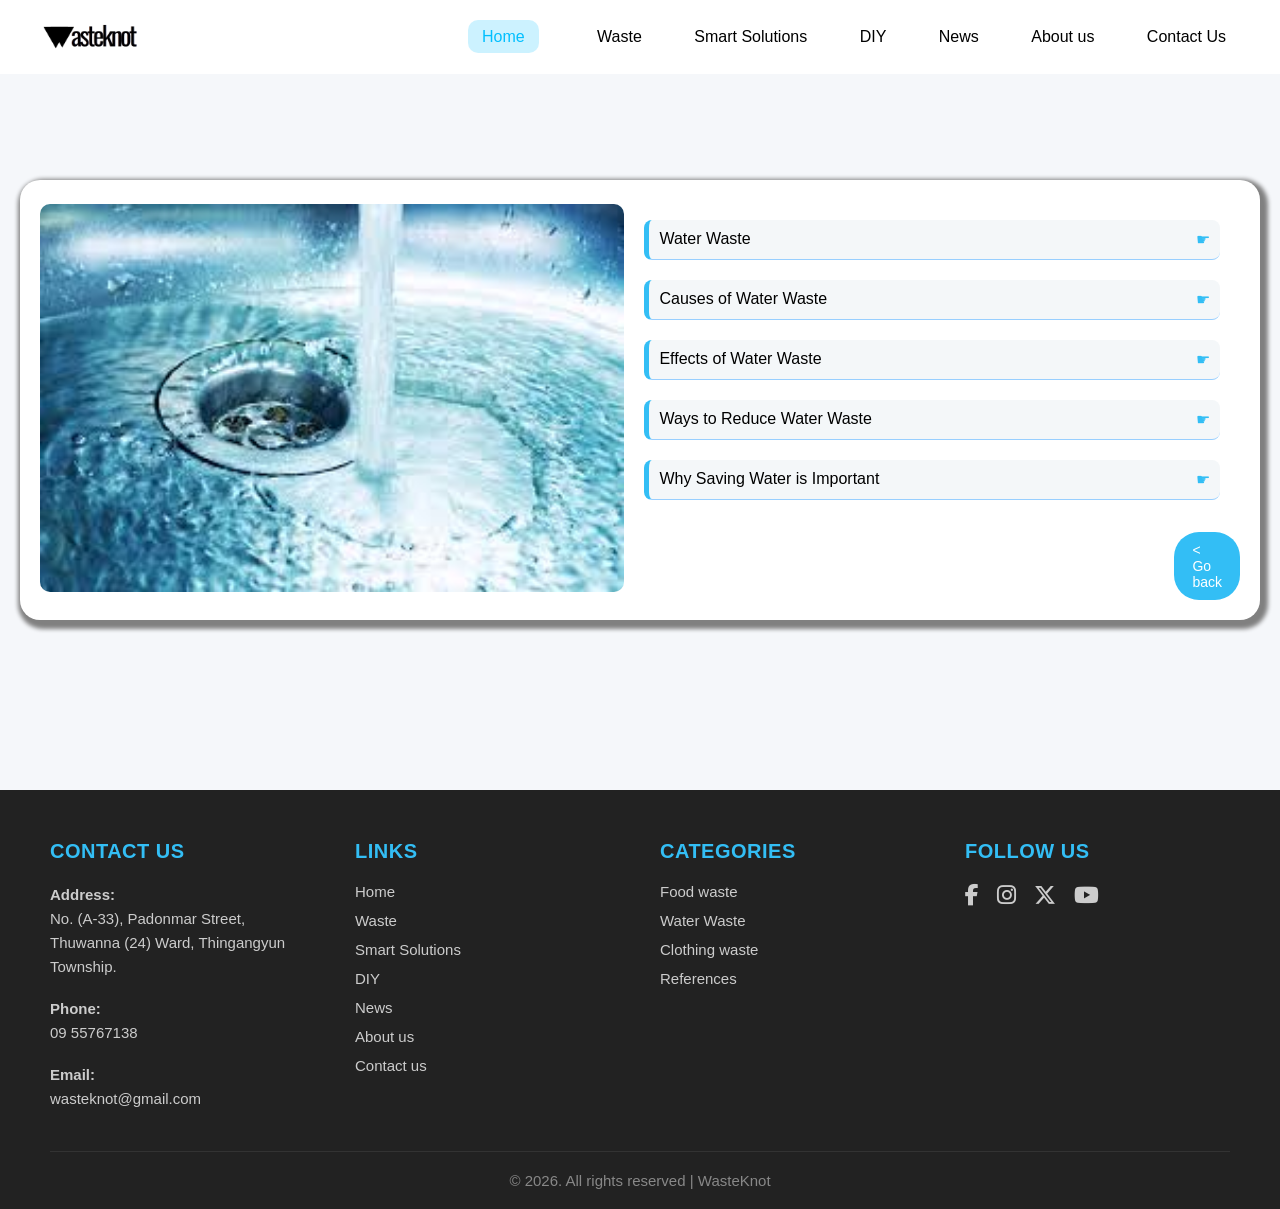
<file: waterwaste.html>
<!DOCTYPE html>
<html>
<head>
<meta charset="utf-8">
<meta name="viewport" content="width=device-width, initial-scale=1">
<title>Water Waste</title>
<link rel="stylesheet" href="style.css">
<link rel="icon" type="image/x-icon" href="imagesfor/favicon.ico">
<link rel="stylesheet" href="https://cdnjs.cloudflare.com/ajax/libs/font-awesome/6.5.0/css/all.min.css">
<style>
		body{
			background: #f5f7fa;
		}
</style>
</head>
<body>
	<header>
		<div class="logo">
  <img src="icon.png" alt="Wasteknot Logo">
</div>
<div>
			<nav>
				<a href="index.html" class="active">Home</a>
				<div class="dropdown">
    		<a href="waste.html" class="dropbtn">Waste</a>
    		<div class="dropdown-content">
      	<a href="waste.html#food">Food Waste</a>
      	<a href="waste.html#water">Water Waste</a>
      	<a href="waste.html#clothing">Clothing Waste</a>
    </div>
  </div>
				<a href="solution.html">Smart Solutions</a>
                <a href="diy.html">DIY</a>
				<a href="news.html">News</a>
				<a href="about.html">About us</a>
				<a href="contact.html">Contact Us</a>
			</nav>
		</div>
	</header>

<br><br><br><br><br>

<div class="lm-container">
<div class="lm-image">
<img src="waterwaste 1.jpg" alt="Water Waste">
</div>


<div class="lm-question">

<details>
<summary>Water Waste</summary>
<p>Water waste is when people use more water than needed or leave taps running. Clean water is very important for life, but only a small amount of Earth’s water is safe to drink. Wasting water can lead to shortages in the future.</p>
</details>

<details>
<summary>Causes of Water Waste</summary>
<p>Water waste happens when taps are left running, people take long showers, pipes leak, or too much water is used for cleaning cars, gardens, and homes.</p>
</details>

<details>
<summary>Effects of Water Waste</summary>
<p>Water waste can cause water shortages and harm plants and animals. It also reduces the amount of clean water available for people to drink and use every day.</p>
</details>

<details>
<summary>Ways to Reduce Water Waste</summary>
<p>People can reduce water waste by turning off taps, fixing leaks, taking shorter showers, and using buckets instead of hoses.</p>
</details>

<details>
<summary>Why Saving Water is Important</summary>
<p>Saving water is important because all living things need it to survive. Using water wisely helps protect the environment and ensures there is enough clean water for the future.</p>
</details>
<a href="waste.html" class="btn">< Go back </a>
</div>

</div>
<br>
<br>
<br>
<br>
<br>
<footer>
  <div class="footer-container">
    
    <div class="footer-box">
      <h2>CONTACT US</h2>
      <p>
        <strong>Address:</strong><br>
        No. (A-33), Padonmar Street, Thuwanna (24) Ward, Thingangyun Township.
      </p>
      <br>
      <p>
        <strong>Phone:</strong><br>
        09 55767138
      </p>
      <br>
      <p>
        <strong>Email:</strong><br>
        wasteknot@gmail.com
      </p>
    </div>
     
    <div class="footer-box">
      <h2>LINKS</h2>
      <a href="index.html">Home</a>
      <a href="waste.html">Waste</a>
      <a href="solution.html">Smart Solutions</a>
      <a href="diy.html">DIY</a>
      <a href="news.html">News</a>
      <a href="about.html">About us</a>
      <a href="contact.html">Contact us</a>
    </div>
     
    <div class="footer-box">
      <h2>CATEGORIES</h2>
      <a href="waste.html#food">Food waste</a>
      <a href="waste.html#water">Water Waste</a>
      <a href="waste.html#clothing">Clothing waste</a>
      <a href="reference.html">References</a>
    </div>
     
    <div class="footer-box">
      <h2>FOLLOW US</h2>
      <div class="social-icons">
        <a href="#" aria-label="Facebook"><i class="fab fa-facebook-f"></i></a>
        <a href="#" aria-label="Instagram"><i class="fab fa-instagram"></i></a>
        <a href="#" aria-label="Twitter"><i class="fab fa-x-twitter"></i></a>
        <a href="#" aria-label="Youtube"><i class="fab fa-youtube"></i></a>
      </div>
    </div>
     
  </div>
   
  <div class="footer-bottom">
    &copy; 2026. All rights reserved | WasteKnot
  </div>
</footer>
</body>
</html>
</file>
<file: style.css>
* {
    margin: 0;
    padding: 0;
    box-sizing: border-box;
    font-family: Arial, sans-serif;
}

body {
    padding-top: 70px;
    background: #f0f4f8;
}

header {
    display: flex;
    justify-content: space-between;
    align-items: center;
    background: white;
    padding: 15px 40px;
    position: fixed;
    width: 100%;
    top: 0;
    z-index: 1000;
}

.page-header {
    color: rgb(0, 0, 0);
    text-align: center;
    padding: 60px 20px;
}

.page-header h1 {
    font-size: 42px;
    margin: 0 0 15px 0;
    letter-spacing: 1px;
}

.page-header p {
    max-width: 800px;
    margin: 0 auto;
    font-size: 18px;
    line-height: 1.7;
    opacity: 0.95;
    text-align: center;
}

.logo img {
    height: 40px;
    width: auto;    
}

nav a {
    margin-left: 20px;
    text-decoration: none;
    color: black;
    font-size: 16px;
    border-radius: 10px;
    transition: 0.3s;
    padding: 8px 14px;
}

nav a:hover {
    background: rgba(0, 191, 255, 0.2);
    color: deepskyblue;
    transform: scale(1.05);
}
nav a.active {
    background: rgba(0, 191, 255, 0.2);
    color: deepskyblue;
    transform: scale(1.05);
}

.dropdown {
    display: inline-block;
    margin-left: 20px; 
}

.dropdown-content {
    display: none;
    position: absolute;
    background-color: white;
    min-width: 160px;
    box-shadow: 0px 8px 16px rgba(0,0,0,0.2);
    border-radius: 8px;
    z-index: 1001;
    margin-top: 5px;
}

.dropdown-content a {
    color: black;
    padding: 12px 16px;
    text-decoration: none;
    display: block;
    margin-left: 0; 
    font-size: 14px;
}

.dropdown-content a:hover {
    background-color: #f1f1f1;
    color: #33bef5; 
}

.dropdown:hover .dropdown-content {
    display: block;
}

.dropdown:hover .dropbtn {
    color: #33bef5;
}

.hero {
    height: 100vh;
    background: url("cloud.jpg") no-repeat center/cover;
    display: flex;
    align-items: center;
    padding-left: 80px;
    color: white;
    position: relative;
}

.hero::before {
    content: "";
    position: absolute;
    width: 100%;
    height: 100%;
    background: rgba(0,0,0,0.2);
    top: 0;
    left: 0;
}
.btn {
  display: inline-block;
  margin-top: 12px;
  padding: 10px 18px;
  background-color: #33bef5;
  color: white;
  text-decoration: none;
  border-radius: 25px;
  font-size: 14px;
  transition: 0.3s;
}

.btn:hover {
  background-color: #1da6db;
  transform: scale(1.05);
}

.lm-question .btn{
  display: inline-block;
  margin-left: 550px;
  padding: 10px 18px;
  background-color: #33bef5;
  color: white;
  text-decoration: none;
  border-radius: 25px;
  font-size: 14px;
  transition: 0.3s;
}

.content {
    position: relative;
    z-index: 1;
}
.content p {
    font-size: 20px;
}

h1 {
    font-size: 60px;
    font-weight: bold;
}

h2 {
    font-size: 30px;
    margin: 10px 0 20px;
}
.intro {
    padding: 80px 20px;
    background: #f5f5f5;
    display: flex;
    justify-content: center;
}

.intro-container {
    max-width: 800px;
    text-align: center;
}

.intro h2 {
    font-size: 32px;
    margin-bottom: 20px;
}

.intro p {
    font-size: 18px;
    color: #555;
    line-height: 1.6;
}
.news-container {
    flex: 1;
    max-width: 1200px;
    width: 100%;
    margin: 0 auto;
    padding: 20px;
    display: grid;
    grid-template-columns: 2.5fr 1fr;
    gap: 30px;
}

.main-feed {
    display: flex;
    flex-direction: column;
    gap: 40px;
}

.news-post {
    background: white;
    padding: 35px;
    border-radius: 15px;
    box-shadow: 0 4px 15px rgba(0,0,0,0.05);
    border-top: 5px solid #33bef5;
    scroll-margin-top: 110px; 
}

.main-title {
    font-size: 32px;
    color: #1a1a1a;
    margin: 0 0 12px 0;
    line-height: 1.3;
}

.main-meta {
    font-size: 14px;
    color: #666;
    margin-bottom: 20px;
    padding-bottom: 15px;
    border-bottom: 1px solid #eee;
}

.main-meta strong {
    color: #33bef5;
}

.main-image-wrapper {
    width: 100%;
    height: 420px;
    overflow: hidden;
    border-radius: 10px;
    margin-bottom: 25px;
}

.main-image-wrapper img {
    width: 100%;
    height: 100%;
    object-fit: cover;
}

.main-content {
    font-size: 16px;
    color: #333;
    line-height: 1.8;
}

.main-content p {
    margin-bottom: 20px;
    text-align: justify;
}

.sidebar {
    background: white;
    padding: 20px;
    border-radius: 15px;
    box-shadow: 0 4px 15px rgba(0,0,0,0.05);
    height: fit-content;
    position: sticky;
    top: 110px;
}

.sidebar-heading {
    font-size: 18px;
    color: #33bef5;
    text-transform: uppercase;
    font-weight: bold;
    letter-spacing: 1px;
    margin-bottom: 15px;
    padding-bottom: 10px;
    border-bottom: 2px solid #33bef5;
}

.sidebar-list {
    display: flex;
    flex-direction: column;
    gap: 20px;
}

.sidebar-link {
    text-decoration: none;
    color: inherit;
    display: flex;
    flex-direction: column;
    gap: 8px;
    padding-bottom: 15px;
    border-bottom: 1px solid #f0f0f0;
    transition: transform 0.2s ease;
}

.sidebar-link:last-child {
    border-bottom: none;
}

.sidebar-link:hover {
    transform: translateY(-2px);
}

.sidebar-link img {
    width: 100%;
    height: 130px;
    object-fit: cover;
    border-radius: 8px;
}

.sidebar-link h4 {
    font-size: 14px;
    color: #1a1a1a;
    line-height: 1.4;
    margin: 0;
}

.sidebar-link p {
    font-size: 12px;
    color: #666;
    margin: 0;
    line-height: 1.4;
}

.sidebar-link:hover h4 {
    color: #1da6db;
    text-decoration: underline;
}

.learn {
    background-color: #f9f9f9;
    padding: 40px;
    text-align: center;
}

.learn h2 {
    margin-bottom: 20px;
}

.list {
    display: inline-block;
    text-align: left;
}

ul {
    list-style-type: none;
    padding: 0px;
}

li {
    background: white;
    margin: 10px 0;
    padding: 15px;
    border-radius: 8px;
    border-left: 5px solid #33bef5;
    width: 400px;
    line-height: 1.6;
}

li strong {
    color: black;
    display: block;
    margin-bottom: 5px;
}

.container ul {
    list-style-type: disc;  
    padding-left: 20px;
}

.container li {
    background: none;       
    border: none;           
    padding: 0;
    margin: 5px 0;
    width: auto;
}

.diagonal-layout {
    display: flex;
    justify-content: center;
    align-items: center;
    gap: 200px;
    padding: 50px;
}

.pbl-img {
    width: 250px;
    height: 300px;
    border-radius: 20px;
    box-shadow: 5px 5px 0px #33bef5;
}

.top-left {
    align-self: flex-start;
    margin-top: -20px;
}

.bottom-right {
    align-self: flex-end;
    margin-top: -20px;
}

.section-text {
    text-align: center;
    color: black;
    margin-bottom: 30px;
}

.section-text p {
    max-width: 700px;
    margin: auto;
    line-height: 1.6;
}

.learn {
    background-color: #f9f9f9;
    padding: 40px;
    text-align: center;
}

.learn h2 {
    margin-bottom: 20px;
}

.list {
    display: inline-block;
    text-align: left;
}

ul {
    list-style-type: none;
    padding: 0px;
}

li {
    background: white;
    margin: 10px 0;
    padding: 15px;
    border-radius: 8px;
    border-left: 5px solid #33bef5;
    width: 400px;
}

li strong {
    color: black;
    display: block;
    margin-bottom: 5px;
}

.container ul {
    list-style-type: disc;  
    padding-left: 20px;
}

.container li {
    background: none;       
    border: none;           
    padding: 0;
    margin: 5px 0;
    width: auto;
}

.diagonal-layout {
    display: flex;
    justify-content: center;
    align-items: center;
    gap: 200px;
    padding: 50px;
}

.pbl-img {
    width: 250px;
    height: 300px;
    border-radius: 20px;
    box-shadow: 5px 5px 0px #33bef5;
}

.top-left {
    align-self: flex-start;
    margin-top: -20px;
}

.bottom-right {
    align-self: flex-end;
    margin-top: -20px;
}

.section-text {
    text-align: center;
    color: black;
    margin-bottom: 30px;
}

.section-text p {
    max-width: 700px;
    margin: auto;
    line-height: 1.6;
}
		.lm-container{
			display: flex;
			justify-content: space-between;
			align-items: center;
			padding: 20px;
			margin: 20px;
			border-radius: 20px;
			background-color: white;
			box-shadow: 3px 4px 4px 5px grey;
		}
		.lm-image, .lm-question{
			flex: 1;
		}
		.lm-image img{
			width: 100%;
			border-radius: 10px;
		}
		.lm-question details{
			background-color: #f4f7f9;
			border-left: 5px solid #33bef5;
			border-bottom: 1px solid #98cfff;
			border-radius: 8px;
			padding: 10px;
			margin: 20px;
		}
        .lm-question details p {
            line-height: 1.6;
            margin: 10px 0;
        }

        .lm-question details {
         line-height: normal;
        }
		.lm-question details summary{
			list-style: none;
			display: flex;
			justify-content: space-between;
		}
		.lm-question details summary::after{
			content: "☛";
			color: #33bef5;
			transition: 0.5s;
		}
		.lm-question details:open summary::after{
      color: #000000;
			transform: rotate(90deg);
		}
.about-us {
    background: linear-gradient(to bottom, #f5fbff, #eaf7fc);
    padding: 100px 20px;
}

.about-container {
    display: flex;
    justify-content: center;
    gap: 30px;
    flex-wrap: wrap;
}

.about-card {
    background: white;
    width: 320px;
    padding: 30px;
    border-radius: 20px;
    box-shadow: 0 5px 15px rgba(0,0,0,0.1);
    transition: 0.3s ease;
    border-top: 5px solid #33bef5;
}

.about-card:hover {
    transform: translateY(-10px);
}

.about-card h2 {
    color: #33bef5;
    margin-bottom: 15px;
}

.about-card p {
    color: #555;
    line-height: 1.7;
}

.about-hero {
    height: 500px;
    background: url("greencity.jpg") no-repeat center center/cover;
    display: flex;
    justify-content: center;
    align-items: center;
    border-radius: 20px;
    margin: 40px auto 60px;
    max-width: 1200px;
    position: relative;
    overflow: hidden;
}

.about-hero::before {
    content: "";
    position: absolute;
    top: 0;
    left: 0;
    width: 100%;
    height: 100%;
    background: rgba(0,0,0,0.3);
}

.overlay-box {
    position: relative;
    z-index: 1;
    background: rgba(51, 190, 245, 0.5);
    padding: 40px;
    border-radius: 20px;
    text-align: center;
    max-width: 650px;
    color: white;
    backdrop-filter: blur(5px);
}

.overlay-box h1 {
    font-size: 50px;
    margin-bottom: 20px;
}

.overlay-box p {
    font-size: 20px;
    line-height: 1.6;
}

.team-section {
    padding: 80px 20px;
    text-align: center;
}

.team-title {
    font-size: 45px;
    color: #33bef5;
    margin-bottom: 50px;
}

.team-container {
    display: flex;
    justify-content: center;
    gap: 30px;
    flex-wrap: wrap;
}

.team-card {
    background: white;
    width: 250px;
    padding: 25px;
    border-radius: 20px;
    box-shadow: 0 5px 15px rgba(0,0,0,0.1);
    transition: 0.3s ease;
}

.team-card:hover {
    transform: translateY(-10px);
}

.team-card img {
    width: 120px;
    height: 120px;
    border-radius: 50%;
    object-fit: cover;
    margin-bottom: 15px;
    border: 4px solid #33bef5;
}

.team-card h3 {
    color: #33bef5;
    margin-bottom: 10px;
}

.team-card p {
    color: #555;
}
.faq-section {
    background-color: #f4f7f9;
    padding: 60px 20px;
}

.faq-container {
    max-width: 850px;
    margin: 0 auto;
    text-align: left;
}
.faq-item {
    background-color: white;
    border: 2px solid #98cfff; 
    border-radius: 12px;
    margin: 16px 0;
    padding: 0; 
    overflow: hidden;
}

.faq-question {
    padding: 20px 25px;
    font-size: 18px;
    font-weight: bold;
    color: #2c3e50;
    cursor: pointer;
    background-color: white;
    list-style: none;
    display: block;
}

.faq-question:hover {
    background-color: #98cfff;
    color: white;
}

.faq-question:hover .faq-arrow {
    color: white;
}

.faq-arrow {
    float: right;
    color: #33bef5;
    font-size: 20px;
}

.faq-answer {
    padding: 20px 25px;
    font-size: 16px;
    line-height: 1.7;
    color: #333333;
    background-color: #fcfdfe;
    border-top: 1px solid #edf4f8;
}

.faq-list {
    margin: 12px 0 0 0;
    padding-left: 20px;
    list-style-type: disc; 
}

.faq-list li {
    background: none;
    border-left: none;
    width: auto;
    margin: 6px 0;
    padding: 0;
    font-size: 15px;
    color: #444444;
}
.citation-container-wrapper {
    flex: 1;
    display: flex;
    justify-content: center;
    align-items: center;
    padding: 20px;
}

.citation-box {
    width: 100%;
    max-width: 800px;
    background: white;
    border-radius: 16px;
    padding: 40px 50px;
    box-sizing: border-box;
    box-shadow: 0 10px 30px rgba(0, 0, 0, 0.05);
    border-top: 6px solid #33bef5;
}
     
.citation-box h1 {
    text-align: center;
    margin-top: 0;
    margin-bottom: 35px;
    font-size: 36px;
    color: #1a1a1a;
    letter-spacing: 1px;
    text-transform: uppercase;
}
     
.citation-box ul {
    padding: 0;
    margin: 0;
    list-style: none;
    display: flex;
    flex-direction: column;
    gap: 16px;
    align-items: center;
}
     
.citation-box li {
    position: relative;
    background: #f8fafc;
    padding: 15px 20px;
    border-radius: 8px;
    border-left: 4px solid #33bef5;
    font-size: 16px;
    word-break: break-all;
    transition: all 0.2s ease;
    display: flex;
    align-items: center;
    gap: 12px;
}

.citation-box li:hover {
    background: #edf8fd;
    transform: translateX(4px);
}
     
.citation-box a {
    color: #334155;
    text-decoration: none;
    font-weight: 500;
}
     
.citation-box a:hover {
    text-decoration: underline;
    color: #1da6db;
}

.citation-box li::before {
    content: "\f0c1"; 
    font-family: "Font Awesome 6 Free";
    font-weight: 900;
    color: #33bef5;
    font-size: 14px;
}

fieldset {
    border-radius: 20px;
    padding: 30px;
    width: 480px;
    max-width: 100%;
    background: white;
    color: black;
    border: none;
    box-shadow: 0 5px 15px rgba(0,0,0,0.05);
    border-top: 5px solid #33bef5;
}

legend {
    font-size: 30px;
    font-weight: bold;
    margin-bottom: 20px;
    color: #33bef5;
}

label {
    font-size: 14px;
    font-weight: bold;
    color: #555;
    display: block;
    margin-top: 10px;
}

input, select, textarea {
    width: 100%;
    padding: 12px;
    margin: 8px 0 15px 0;
    border: 1px solid #ddd;
    border-radius: 8px;
    background-color: #f9f9f9;
    color: black;
    font-size: 14px;
}

input:focus, select:focus, textarea:focus {
    outline: none;
    border-color: #33bef5;
    background-color: #fff;
}

textarea {
    height: 120px;
    resize: none;
}

.contact-page-container {
    flex: 1;
    display: flex;
    justify-content: center;
    align-items: flex-start;
    gap: 40px;
    max-width: 1100px;
    width: 100%;
    margin: 0 auto;
    padding: 20px;
    flex-wrap: wrap; 
}

.map-box {
    background: white;
    padding: 30px;
    border-radius: 20px;
    color: black;
    box-shadow: 0 5px 15px rgba(0,0,0,0.05);
    border-top: 5px solid #33bef5;
    width: 480px;
    max-width: 100%;
}

.map-box h2 {
    margin-bottom: 10px;
    color: #33bef5;
    font-size: 24px;
}

.map-box p {
    margin-bottom: 20px;
    color: #555;
    line-height: 1.6;
    font-size: 15px;
}

.map-box iframe {
    width: 100%;
    height: 320px;
    border-radius: 12px;
    border: none;
}

footer {
    background: #222;
    color: white;
    padding: 50px 50px 20px;
    margin-top: 60px;
}

.footer-container {
    max-width: 1200px;
    margin: 0 auto;
    display: flex;
    justify-content: space-between;
    align-items: flex-start;
    gap: 40px;
    flex-wrap: wrap;
}

.footer-box {
    flex: 1;
    min-width: 220px;
}

.footer-box h2 {
    color: #33bef5;
    margin-top: 0;
    margin-bottom: 20px;
    font-size: 20px;
    text-transform: uppercase;
    letter-spacing: 0.5px;
}

.footer-box p {
    color: #ccc;
    line-height: 1.6;
    font-size: 15px;
    margin: 0;
}

.footer-box a {
    text-decoration: none;
    color: #ccc;
    display: block;
    margin-bottom: 12px;
    font-size: 15px;
    transition: color 0.2s ease;
}

.footer-box a:hover {
    text-decoration: underline;
    color: white;
}

.social-icons {
    display: flex;
    flex-direction: row;
    gap: 18px;
}

.social-icons a {
    color: #ccc;
    font-size: 22px;
    transition: color 0.2s ease, transform 0.2s ease;
}

.social-icons a:hover {
    color: #33bef5;
    transform: translateY(-3px);
}

.footer-bottom {
    text-align: center;
    border-top: 1px solid #333;
    margin-top: 40px;
    padding-top: 20px;
    font-size: 15px;
    color: #888;
}

@media(max-width: 900px) {
    .footer-container {
        flex-direction: column;
        gap: 30px;
    }
    .footer-box {
        width: 100%;
    }
    .citation-box {
        padding: 25px 20px;
    }
     .news-container { 
        grid-template-columns: 1fr; 
    }
    .sidebar { 
        position: static; 
    }
    .main-image-wrapper { 
        height: 240px; 
    }
}

@media screen and (max-width: 968px) {
    body {
        padding-top: 140px !important; 
    }

    header {
        position: fixed;
        width: 100%;
        flex-direction: column;
        padding: 15px 20px;
        text-align: center;
        background: white;
    }

    nav {
        margin-top: 10px;
        display: flex;
        flex-wrap: wrap;
        justify-content: center;
        gap: 10px;
    }

    .hero {
        height: auto;
        min-height: 80vh;
        padding: 160px 20px 60px 20px !important; 
        flex-direction: column;
        justify-content: center;
        text-align: center;
    }

    .hero h1 {
        font-size: 40px; 
    }

    .diagonal-layout {
        flex-direction: column;
        gap: 30px; 
        padding: 30px 20px;
    }

    .pbl-img {
        align-self: center !important; 
        margin-top: 0 !important;
        width: 100%;
        max-width: 280px;
        height: auto;
    }

    .list ul li {
        width: 100%; 
        max-width: 400px;
    }

    .section .card {
        flex-direction: column !important; 
        text-align: left;
        padding: 0;
    }

    .section .card iframe {
        width: 100% !important;
        height: 250px;
    }

    .lm-container {
        flex-direction: column;
        margin: 90px 15px 20px 15px; 
        padding: 15px;
    }

    .btn-container .back-btn {
        margin-left: 0 !important; 
        width: 100%;
        box-sizing: border-box;
    }

    .contact-page-container {
        margin-top: 40px !important; 
        flex-direction: column !important;
        align-items: center !important;
        gap: 30px !important;
    }

    fieldset, .map-box {
        width: 100% !important; 
        max-width: 550px !important; 
    }

    .lm-container, .news-container, .about-us, .team-section {
        margin-top: 20px !important; 
    }

    .news-container { 
        grid-template-columns: 1fr; 
    }
    .sidebar { 
        position: static; 
    }
    .main-image-wrapper { 
        height: 240px; 
    }
    .citation-box {
        padding: 25px 20px;
    }
}

@media screen and (max-width: 600px) {
    .page-header h1 {
        font-size: 30px;
    }

    .page-header p {
        font-size: 15px;
    }

    .hero h1 {
        font-size: 32px;
    }

    .hero h2 {
        font-size: 20px;
    }

    .pillars-container {
        display: flex;
        flex-direction: column;
        gap: 20px;
        align-items: center;
    }

    .pillar-card {
        width: 100%; 
        max-width: 340px;
    }

    .footer-container {
        flex-direction: column;
        gap: 30px;
    }
}
</file>
